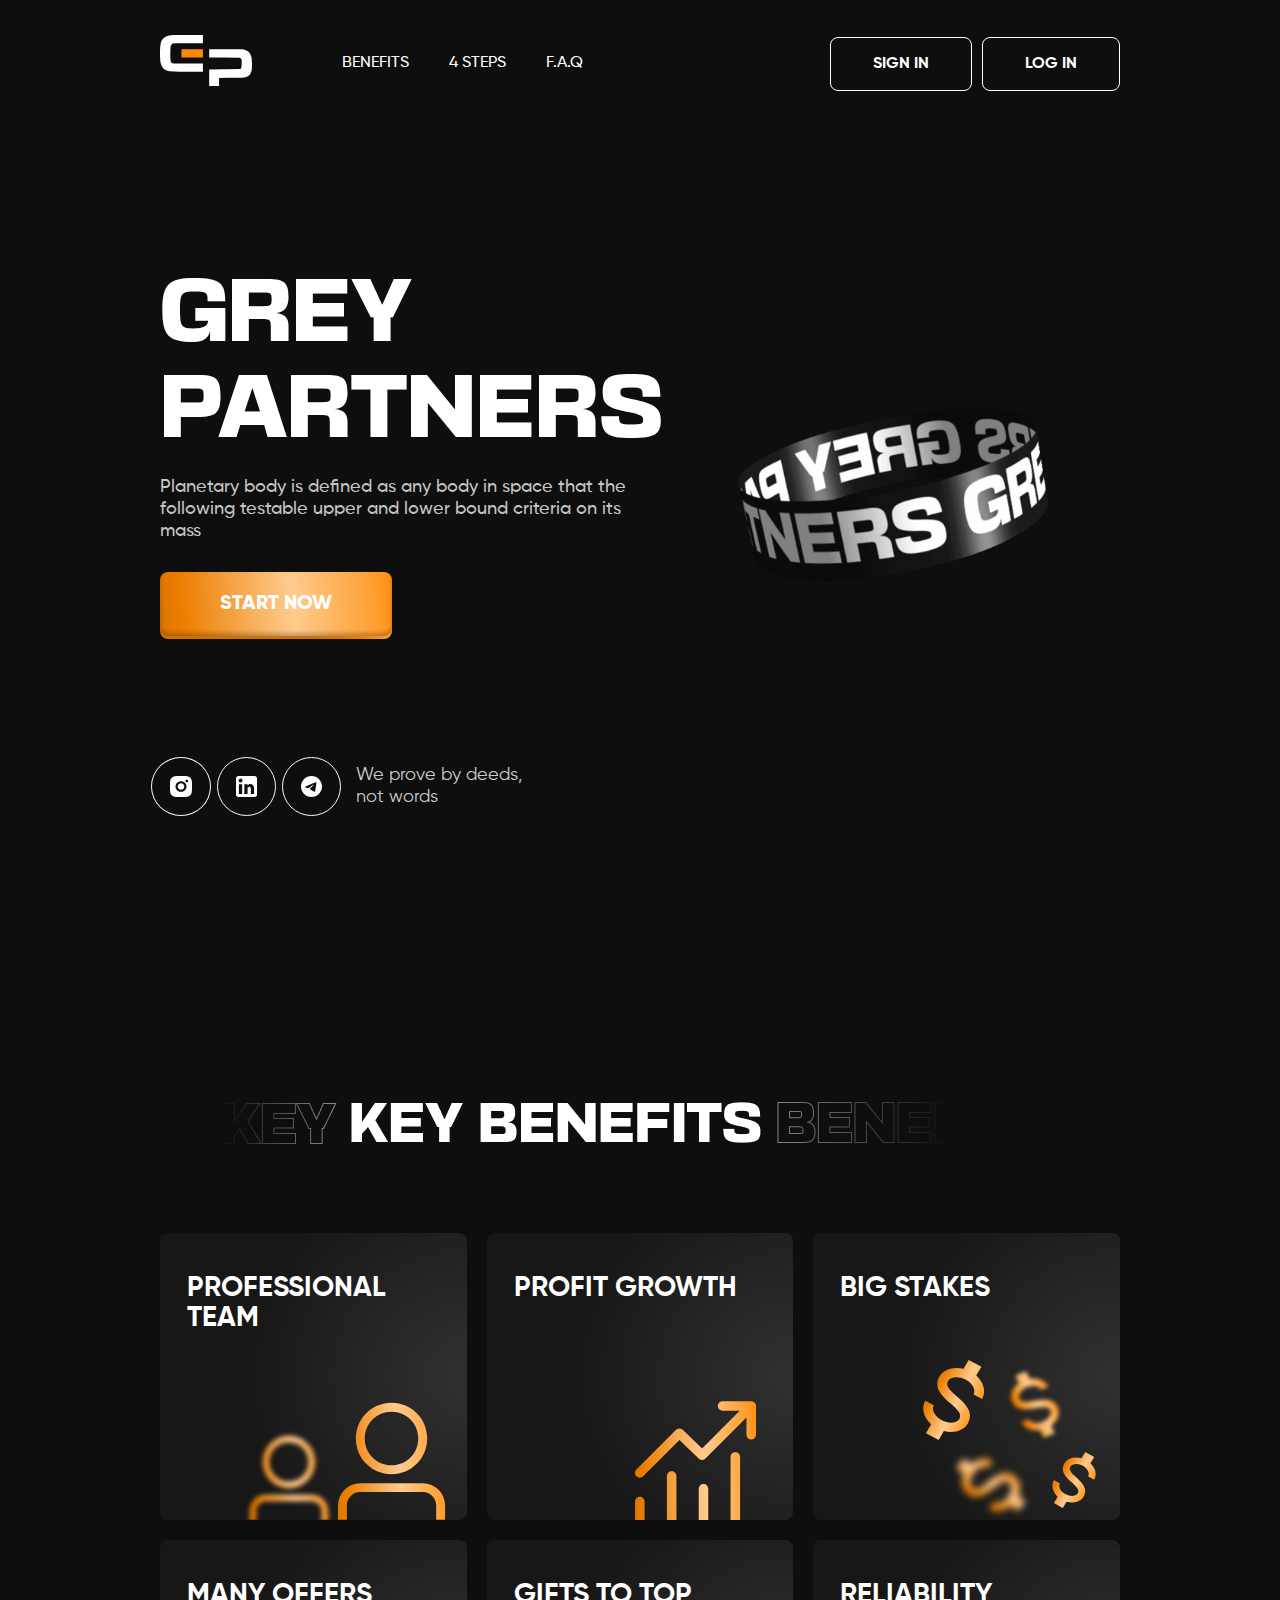
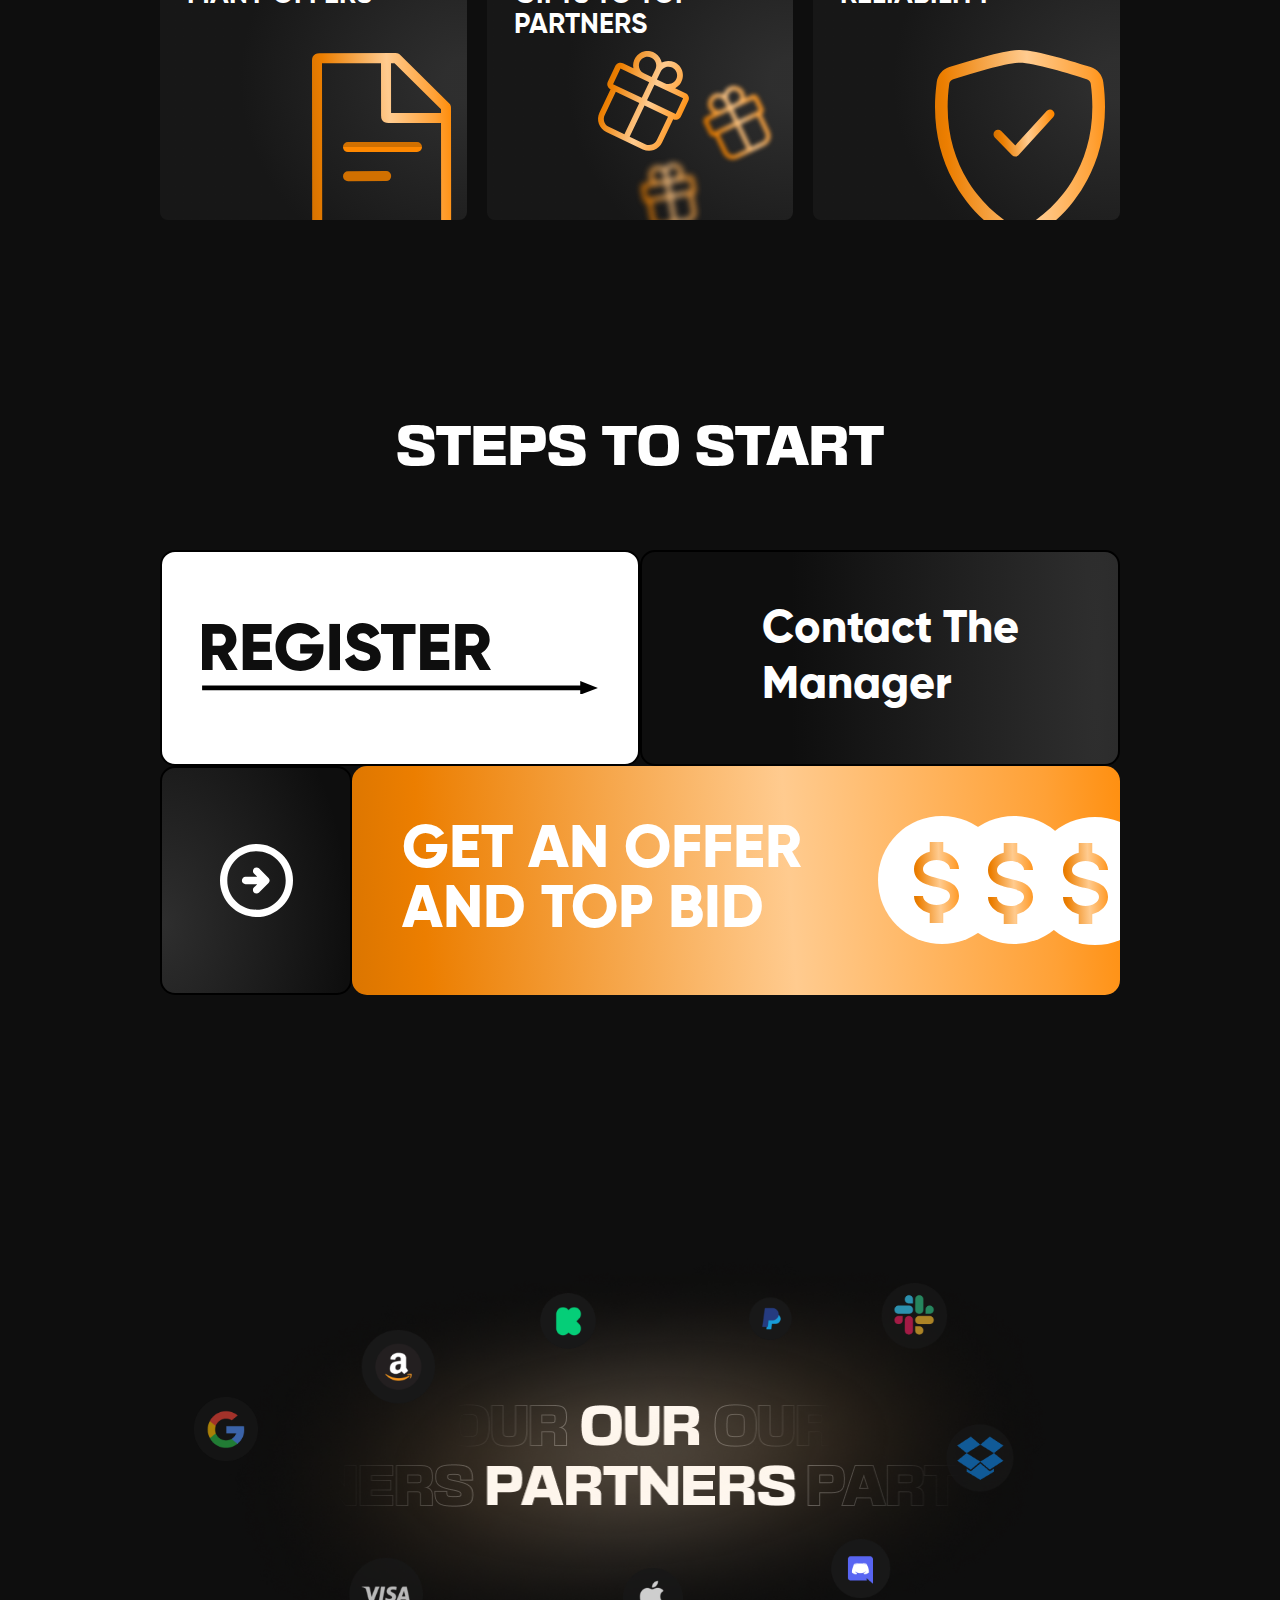
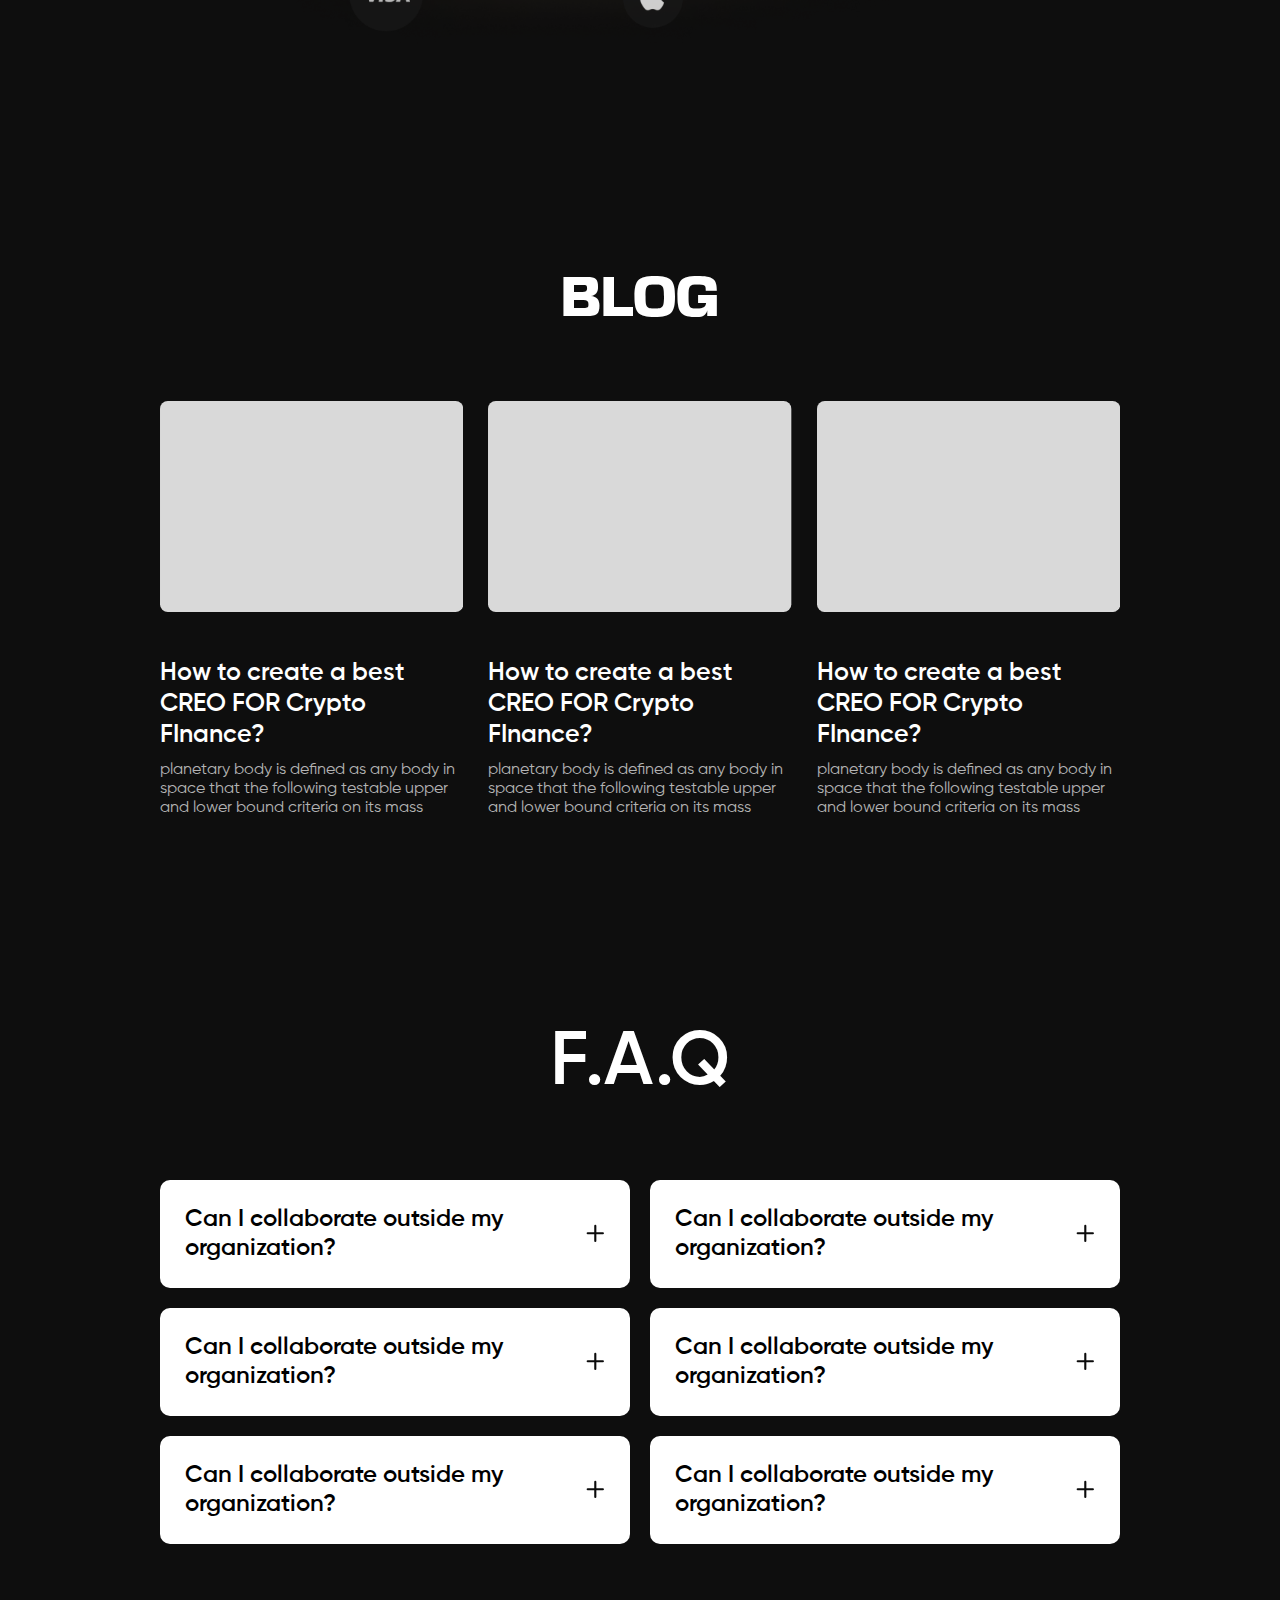
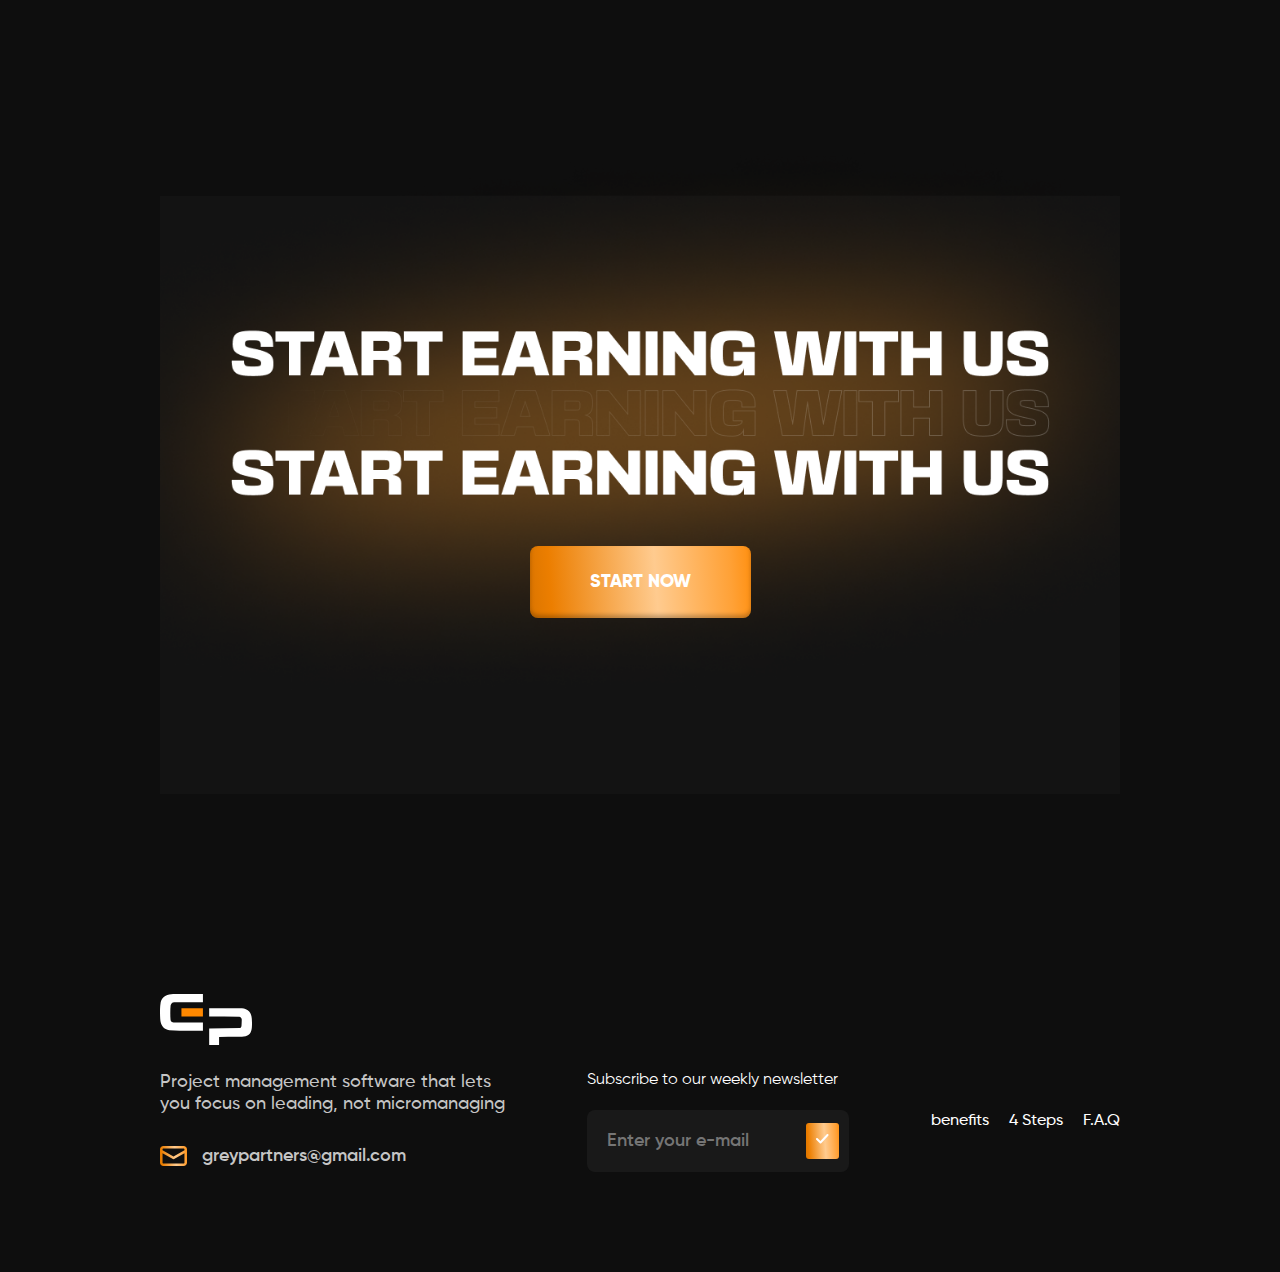
<file: index.html>
<!DOCTYPE html>
<html lang="en">

<head>
   <meta charset="UTF-8">
   <meta http-equiv="X-UA-Compatible" content="IE=edge">
   <meta name="viewport" content="width=device-width, initial-scale=1.0">
   <title>Grey Partners</title>

   <!-- CSS -->
   <link rel="stylesheet" href="./css/style.css">
</head>

<body>

   <!-- Header -->
   <header class="header">
      <div class="container header-container">
         <div class="header-item">
            <a href="/" class="header-logo">
               <img src="./img/Logo.svg" alt="Grey Partners Logo">
            </a>
            <nav class="header-nav">
               <ul class="header-list">
                  <li class="header-item">
                     <a href="#benefits" class="header-link">benefits</a>
                  </li>
                  <li class="header-item">
                     <a href="#4steps" class="header-link">4 Steps</a>
                  </li>
                  <li class="header-item">
                     <a href="#fqs" class="header-link">F.A.Q</a>
                  </li>
               </ul>
               <div class="header-img">
                  <img src="./img/burger-img.png" alt="Header Img">
               </div>
            </nav>

         </div>
         <div class="header-buttons">
            <a class="header-button">SIGN IN</a>
            <a class="header-button">LOG IN</a>
         </div>
         <div class="header__burger">
            <span></span>
            <span></span>
            <span></span>
         </div>

      </div>
   </header>


   <main>
      <section class="section global">
         <div class="global-container container">
            <div class="global-text">
               <h1>GREY <br> PARTNERS</h1>
               <h2>Planetary body is defined as any body in space that the following testable upper and lower bound
                  criteria on its mass </h2>
               <a href="#" class="main-button">start now</a>
               <div class="global-links">
                  <div class="global-link">
                     <a href=""><img src="./img/instagram.svg" alt="instagram"></a>
                     <a href=""><img src="./img/linkedIn.svg" alt="instagram"></a>
                     <a href=""><img src="./img/telegram.svg" alt="instagram"></a>
                  </div>
                  <p>We prove by deeds, <br> not words</p>
               </div>
            </div>
            <div class="global-video">
               <img src="./img/nikgif322.gif" alt="Main img">
            </div>
         </div>
      </section>
      <section class="section benefits" id="benefits">
         <div class="container text-benefits">
            <img src="./img/key-benefits.png" alt="Key Img">
         </div>
         <div class="container container-benefits">
            <div class="benefit-item">
               <h2>Professional team</h2>
               <svg width="363" height="246" viewBox="0 0 363 246" fill="none" xmlns="http://www.w3.org/2000/svg">
                  <mask id="mask0_12_182" style="mask-type:alpha" maskUnits="userSpaceOnUse" x="0" y="0" width="363"
                     height="246">
                     <rect width="363" height="245.095" rx="8" fill="#888888" />
                  </mask>
                  <g mask="url(#mask0_12_182)">
                     <g filter="url(#filter0_f_12_182)">
                        <path
                           d="M149.471 194.962C156.807 194.781 162.89 192.277 167.719 187.448C172.548 182.618 175.053 176.536 175.233 169.199C175.053 161.862 172.548 155.779 167.719 150.95C162.89 146.121 156.807 143.616 149.471 143.436C142.134 143.616 136.051 146.121 131.222 150.95C126.393 155.779 123.888 161.862 123.708 169.199C123.888 176.536 126.393 182.618 131.222 187.448C136.051 192.277 142.134 194.781 149.471 194.962ZM149.471 203.549C139.721 203.28 131.626 199.925 125.185 193.485C118.744 187.044 115.389 178.949 115.12 169.199C115.389 159.449 118.744 151.354 125.185 144.913C131.626 138.472 139.721 135.118 149.471 134.849C159.22 135.118 167.316 138.472 173.756 144.913C180.197 151.354 183.552 159.449 183.821 169.199C183.552 178.949 180.197 187.044 173.756 193.485C167.316 199.925 159.22 203.28 149.471 203.549ZM192.409 246.487V233.606C192.32 229.939 191.067 226.898 188.651 224.482C186.236 222.066 183.194 220.813 179.527 220.724H119.414C115.747 220.813 112.706 222.066 110.29 224.482C107.874 226.898 106.621 229.939 106.533 233.606V246.487C106.533 247.741 106.13 248.77 105.326 249.574C104.522 250.379 103.493 250.781 102.239 250.781C100.985 250.781 99.9559 250.379 99.1516 249.574C98.3472 248.77 97.945 247.741 97.945 246.487V233.606C98.1253 227.523 100.228 222.469 104.253 218.444C108.277 214.42 113.331 212.317 119.414 212.137H179.527C185.61 212.317 190.664 214.42 194.689 218.444C198.713 222.469 200.816 227.523 200.996 233.606V246.487C200.996 247.741 200.594 248.77 199.79 249.574C198.985 250.379 197.956 250.781 196.702 250.781C195.449 250.781 194.419 250.379 193.615 249.574C192.811 248.77 192.409 247.741 192.409 246.487Z"
                           fill="url(#paint0_linear_12_182)" />
                     </g>
                     <path
                        d="M284.087 173.609C294.101 173.363 302.403 169.944 308.994 163.353C315.585 156.762 319.004 148.46 319.25 138.446C319.004 128.432 315.585 120.13 308.994 113.539C302.403 106.948 294.101 103.529 284.087 103.283C274.073 103.529 265.771 106.948 259.18 113.539C252.589 120.13 249.17 128.432 248.924 138.446C249.17 148.46 252.589 156.762 259.18 163.353C265.771 169.944 274.073 173.363 284.087 173.609ZM284.087 185.33C270.78 184.962 259.731 180.383 250.94 171.593C242.15 162.802 237.571 151.753 237.203 138.446C237.571 125.139 242.15 114.09 250.94 105.299C259.731 96.5086 270.78 91.9296 284.087 91.5624C297.394 91.9296 308.443 96.5086 317.234 105.299C326.024 114.09 330.603 125.139 330.971 138.446C330.603 151.753 326.024 162.802 317.234 171.593C308.443 180.383 297.394 184.962 284.087 185.33ZM342.691 243.934V226.353C342.57 221.348 340.861 217.197 337.564 213.899C334.266 210.602 330.115 208.893 325.11 208.771H243.064C238.059 208.893 233.908 210.602 230.61 213.899C227.313 217.197 225.604 221.348 225.482 226.353V243.934C225.482 245.645 224.933 247.05 223.836 248.148C222.738 249.246 221.333 249.795 219.622 249.795C217.911 249.795 216.506 249.246 215.408 248.148C214.31 247.05 213.762 245.645 213.762 243.934V226.353C214.008 218.051 216.877 211.153 222.371 205.66C227.864 200.166 234.761 197.297 243.064 197.051H325.11C333.412 197.297 340.31 200.166 345.803 205.66C351.297 211.153 354.166 218.051 354.412 226.353V243.934C354.412 245.645 353.863 247.05 352.766 248.148C351.668 249.246 350.263 249.795 348.552 249.795C346.841 249.795 345.436 249.246 344.338 248.148C343.24 247.05 342.691 245.645 342.691 243.934Z"
                        fill="url(#paint1_linear_12_182)" />
                  </g>
                  <defs>
                     <filter id="filter0_f_12_182" x="90.945" y="127.849" width="117.051" height="129.932"
                        filterUnits="userSpaceOnUse" color-interpolation-filters="sRGB">
                        <feFlood flood-opacity="0" result="BackgroundImageFix" />
                        <feBlend mode="normal" in="SourceGraphic" in2="BackgroundImageFix" result="shape" />
                        <feGaussianBlur stdDeviation="3.5" result="effect1_foregroundBlur_12_182" />
                     </filter>
                     <linearGradient id="paint0_linear_12_182" x1="205.775" y1="134.849" x2="75.637" y2="142.886"
                        gradientUnits="userSpaceOnUse">
                        <stop stop-color="#FF8800" />
                        <stop offset="0.119792" stop-color="#FFA136" />
                        <stop offset="0.401042" stop-color="#FFCB8F" />
                        <stop offset="0.796875" stop-color="#EC7E00" />
                        <stop offset="0.932292" stop-color="#D17000" />
                     </linearGradient>
                     <linearGradient id="paint1_linear_12_182" x1="360.935" y1="91.5624" x2="183.314" y2="102.532"
                        gradientUnits="userSpaceOnUse">
                        <stop stop-color="#FF8800" />
                        <stop offset="0.119792" stop-color="#FFA136" />
                        <stop offset="0.401042" stop-color="#FFCB8F" />
                        <stop offset="0.796875" stop-color="#EC7E00" />
                        <stop offset="0.932292" stop-color="#D17000" />
                     </linearGradient>
                  </defs>
               </svg>

            </div>
            <div class="benefit-item">
               <h2>profit growth</h2>
               <svg width="391" height="264" viewBox="0 0 391 264" fill="none" xmlns="http://www.w3.org/2000/svg">
                  <mask id="mask0_12_194" style="mask-type:alpha" maskUnits="userSpaceOnUse" x="0" y="0" width="391"
                     height="264">
                     <rect width="391" height="264" rx="8" fill="#303030" />
                  </mask>
                  <g mask="url(#mask0_12_194)">
                     <path
                        d="M311.744 95H352.727L353.627 95.126L354.518 95.378L355.058 95.612C355.778 95.918 356.435 96.377 357.029 96.962L357.389 97.358L357.785 97.871L358.271 98.681L358.622 99.491L358.793 100.067L358.919 100.643L359 101.498V142.286C358.999 143.996 358.35 145.642 357.182 146.892C356.015 148.142 354.417 148.902 352.71 149.018C351.004 149.135 349.318 148.599 347.991 147.52C346.664 146.441 345.797 144.898 345.564 143.204L345.501 142.286V118.031L287.544 175.991C286.401 177.134 284.886 177.829 283.274 177.95C281.662 178.07 280.061 177.608 278.76 176.648L278.005 176L250.736 149.81L199.529 201.011C198.325 202.219 196.708 202.926 195.003 202.99C193.299 203.054 191.633 202.47 190.342 201.356C189.05 200.243 188.228 198.681 188.041 196.986C187.854 195.29 188.315 193.587 189.332 192.218L189.989 191.462L245.966 135.482C247.11 134.34 248.626 133.647 250.238 133.528C251.85 133.409 253.451 133.872 254.75 134.834L255.506 135.482L282.774 161.672L335.943 108.5H311.735C310.105 108.498 308.531 107.906 307.304 106.834C306.077 105.762 305.279 104.282 305.057 102.668L304.994 101.75C304.994 100.119 305.585 98.5429 306.657 97.3136C307.729 96.0843 309.21 95.2848 310.826 95.063L311.744 95ZM194.759 230C196.549 230 198.266 230.711 199.532 231.977C200.798 233.243 201.509 234.96 201.509 236.75V268.25C201.509 270.04 200.798 271.757 199.532 273.023C198.266 274.289 196.549 275 194.759 275C192.969 275 191.252 274.289 189.986 273.023C188.721 271.757 188.01 270.04 188.01 268.25V236.75C188.01 234.96 188.721 233.243 189.986 231.977C191.252 230.711 192.969 230 194.759 230ZM246.506 200.75C246.506 198.96 245.795 197.243 244.529 195.977C243.264 194.711 241.547 194 239.757 194C237.967 194 236.25 194.711 234.984 195.977C233.718 197.243 233.007 198.96 233.007 200.75V268.25C233.007 270.04 233.718 271.757 234.984 273.023C236.25 274.289 237.967 275 239.757 275C241.547 275 243.264 274.289 244.529 273.023C245.795 271.757 246.506 270.04 246.506 268.25V200.75ZM284.754 212C286.544 212 288.261 212.711 289.527 213.977C290.793 215.243 291.504 216.96 291.504 218.75V268.25C291.504 270.04 290.793 271.757 289.527 273.023C288.261 274.289 286.544 275 284.754 275C282.964 275 281.247 274.289 279.981 273.023C278.716 271.757 278.005 270.04 278.005 268.25V218.75C278.005 216.96 278.716 215.243 279.981 213.977C281.247 212.711 282.964 212 284.754 212ZM336.501 173.75C336.501 171.96 335.79 170.243 334.524 168.977C333.259 167.711 331.542 167 329.752 167C327.962 167 326.245 167.711 324.979 168.977C323.713 170.243 323.002 171.96 323.002 173.75V268.25C323.002 270.04 323.713 271.757 324.979 273.023C326.245 274.289 327.962 275 329.752 275C331.542 275 333.259 274.289 334.524 273.023C335.79 271.757 336.501 270.04 336.501 268.25V173.75Z"
                        fill="url(#paint0_linear_12_194)" />
                  </g>
                  <defs>
                     <linearGradient id="paint0_linear_12_194" x1="366.929" y1="95" x2="151.099" y2="109.246"
                        gradientUnits="userSpaceOnUse">
                        <stop stop-color="#FF8800" />
                        <stop offset="0.119792" stop-color="#FFA136" />
                        <stop offset="0.401042" stop-color="#FFCB8F" />
                        <stop offset="0.796875" stop-color="#EC7E00" />
                        <stop offset="0.932292" stop-color="#D17000" />
                     </linearGradient>
                  </defs>
               </svg>

            </div>
            <div class="benefit-item">
               <h2>big stakes</h2>
               <svg width="194" height="168" viewBox="0 0 194 168" fill="none" xmlns="http://www.w3.org/2000/svg">
                  <path
                     d="M14.2511 48.7982L22.7773 53.3295C20.2121 57.7213 23.8674 64.5665 30.8162 68.2595C37.765 71.9526 45.7907 71.3153 48.3559 66.9235C50.9686 62.4503 47.485 58.4674 39.3651 51.3277C31.5862 44.3692 21.8993 35.704 28.5023 24.3991C32.7539 17.12 42.6309 14.2695 52.4963 16.7948L57.6742 7.92983L70.4635 14.7268L65.2856 23.5918C72.7283 30.2651 75.3848 39.7767 71.1332 47.0557L62.607 42.5244C65.1722 38.1326 61.5169 31.2874 54.5681 27.5944C47.6193 23.9013 39.5937 24.5386 37.0285 28.9304C34.4158 33.4036 37.8993 37.3865 46.0192 44.5262C53.7981 51.4847 63.4851 60.1499 56.882 71.4548C52.6304 78.7339 42.7534 81.5845 32.888 79.0591L27.7101 87.9241L14.9208 81.1271L20.0987 72.2621C12.656 65.5888 9.99956 56.0772 14.2511 48.7982Z"
                     fill="url(#paint0_linear_206_2)" />
                  <g filter="url(#filter0_f_206_2)">
                     <path
                        d="M110.646 70.2861L117.853 67.2867C119.551 70.9991 125.934 72.107 131.808 69.6625C137.682 67.2181 141.172 62.0011 139.474 58.2888C137.745 54.5076 133.368 54.6923 124.607 56.1698C116.134 57.5272 105.583 59.2177 101.213 49.6617C98.3987 43.5088 101.306 36.0794 107.82 31.282L104.392 23.7885L115.203 19.2895L118.63 26.7831C126.747 25.4918 134.434 28.5121 137.248 34.6651L130.041 37.6644C128.343 33.952 121.96 32.8442 116.086 35.2886C110.213 37.7331 106.722 42.95 108.42 46.6624C110.149 50.4435 114.526 50.2588 123.287 48.7814C131.76 47.4239 142.311 45.7335 146.681 55.2894C149.496 61.4424 146.588 68.8717 140.075 73.6691L143.502 81.1626L132.691 85.6616L129.264 78.1681C121.147 79.4593 113.46 76.439 110.646 70.2861Z"
                        fill="url(#paint1_linear_206_2)" />
                  </g>
                  <path
                     d="M142.975 128.095L148.905 131.434C147.015 134.488 149.467 139.377 154.3 142.098C159.133 144.819 164.805 144.504 166.695 141.45C168.62 138.338 166.237 135.471 160.641 130.299C155.283 125.262 148.61 118.988 153.475 111.125C156.607 106.062 163.626 104.217 170.538 106.164L174.353 99.9978L183.248 105.006L179.433 111.171C184.559 116.003 186.258 122.756 183.125 127.818L177.195 124.48C179.085 121.425 176.633 116.536 171.8 113.815C166.967 111.094 161.295 111.409 159.405 114.464C157.48 117.575 159.864 120.442 165.459 125.614C170.818 130.652 177.49 136.925 172.625 144.788C169.493 149.851 162.474 151.696 155.563 149.75L151.748 155.916L142.852 150.908L146.667 144.742C141.541 139.911 139.842 133.158 142.975 128.095Z"
                     fill="url(#paint2_linear_206_2)" />
                  <g filter="url(#filter1_f_206_2)">
                     <path
                        d="M77.7715 156.501L82.7696 149.918C86.4961 152.493 93.0943 150.176 97.1678 144.812C101.241 139.447 101.491 132.744 97.764 130.17C93.9685 127.548 89.9893 130.017 82.6626 135.995C75.5358 141.709 66.6609 148.825 57.0686 142.198C50.8922 137.931 49.3211 129.469 52.6345 121.572L45.1124 116.375L52.6096 106.501L60.1317 111.698C66.9645 106.232 75.8829 105.017 82.0593 109.284L77.0611 115.867C73.3346 113.292 66.7364 115.608 62.663 120.973C58.5895 126.338 58.3402 133.04 62.0667 135.615C65.8623 138.237 69.8415 135.768 77.1682 129.79C84.295 124.076 93.1698 116.96 102.762 123.587C108.939 127.854 110.51 136.316 107.196 144.213L114.718 149.41L107.221 159.284L99.6991 154.087C92.8662 159.553 83.9479 160.768 77.7715 156.501Z"
                        fill="url(#paint3_linear_206_2)" />
                  </g>
                  <defs>
                     <filter id="filter0_f_206_2" x="96.1409" y="15.2896" width="55.6124" height="74.3721"
                        filterUnits="userSpaceOnUse" color-interpolation-filters="sRGB">
                        <feFlood flood-opacity="0" result="BackgroundImageFix" />
                        <feBlend mode="normal" in="SourceGraphic" in2="BackgroundImageFix" result="shape" />
                        <feGaussianBlur stdDeviation="2" result="effect1_foregroundBlur_206_2" />
                     </filter>
                     <filter id="filter1_f_206_2" x="38.1124" y="99.5009" width="83.6059" height="66.7831"
                        filterUnits="userSpaceOnUse" color-interpolation-filters="sRGB">
                        <feFlood flood-opacity="0" result="BackgroundImageFix" />
                        <feBlend mode="normal" in="SourceGraphic" in2="BackgroundImageFix" result="shape" />
                        <feGaussianBlur stdDeviation="3.5" result="effect1_foregroundBlur_206_2" />
                     </filter>
                     <linearGradient id="paint0_linear_206_2" x1="87.3611" y1="23.7073" x2="33.3355" y2="-5.04377"
                        gradientUnits="userSpaceOnUse">
                        <stop stop-color="#FF8800" />
                        <stop offset="0.119792" stop-color="#FFA136" />
                        <stop offset="0.401042" stop-color="#FFCB8F" />
                        <stop offset="0.796875" stop-color="#EC7E00" />
                        <stop offset="0.932292" stop-color="#D17000" />
                     </linearGradient>
                     <linearGradient id="paint1_linear_206_2" x1="129.486" y1="13.3453" x2="85.4662" y2="35.6355"
                        gradientUnits="userSpaceOnUse">
                        <stop stop-color="#FF8800" />
                        <stop offset="0.119792" stop-color="#FFA136" />
                        <stop offset="0.401042" stop-color="#FFCB8F" />
                        <stop offset="0.796875" stop-color="#EC7E00" />
                        <stop offset="0.932292" stop-color="#D17000" />
                     </linearGradient>
                     <linearGradient id="paint2_linear_206_2" x1="195" y1="111.622" x2="157.452" y2="90.3927"
                        gradientUnits="userSpaceOnUse">
                        <stop stop-color="#FF8800" />
                        <stop offset="0.119792" stop-color="#FFA136" />
                        <stop offset="0.401042" stop-color="#FFCB8F" />
                        <stop offset="0.796875" stop-color="#EC7E00" />
                        <stop offset="0.932292" stop-color="#D17000" />
                     </linearGradient>
                     <linearGradient id="paint3_linear_206_2" x1="62.5152" y1="93.4548" x2="34.489" y2="137.503"
                        gradientUnits="userSpaceOnUse">
                        <stop stop-color="#FF8800" />
                        <stop offset="0.119792" stop-color="#FFA136" />
                        <stop offset="0.401042" stop-color="#FFCB8F" />
                        <stop offset="0.796875" stop-color="#EC7E00" />
                        <stop offset="0.932292" stop-color="#D17000" />
                     </linearGradient>
                  </defs>
               </svg>

            </div>
            <div class="benefit-item">
               <h2>Many offers</h2>
               <svg width="140" height="167" viewBox="0 0 140 167" fill="none" xmlns="http://www.w3.org/2000/svg">
                  <path d="M35.9867 94.1129L104.998 94.0247" stroke="url(#paint0_linear_12_205)" stroke-width="10"
                     stroke-linecap="round" />
                  <path d="M36.0236 123.17L74.1612 123.121" stroke="url(#paint1_linear_12_205)" stroke-width="10"
                     stroke-linecap="round" />
                  <path
                     d="M74.0107 5.07663L74.0842 62.6071C74.0852 63.4472 74.0858 63.8672 74.2497 64.1878C74.3938 64.4699 74.6236 64.6991 74.906 64.8425C75.2271 65.0056 75.6471 65.0051 76.4872 65.004L134.018 64.9305M133.292 53.4375L85.0507 5.7577C84.7914 5.50142 84.6618 5.37327 84.5109 5.28173C84.3771 5.20057 84.2314 5.14084 84.0792 5.10471C83.9074 5.06397 83.7251 5.0642 83.3606 5.06467L7.39978 5.16173C6.5597 5.1628 6.13966 5.16334 5.81901 5.32724C5.53695 5.47141 5.30777 5.70117 5.16432 5.9836C5.00124 6.30468 5.00178 6.72471 5.00285 7.56479L5.21021 169.844C5.21128 170.684 5.21182 171.104 5.37572 171.424C5.51989 171.706 5.74965 171.936 6.03208 172.079C6.35316 172.242 6.77319 172.242 7.61327 172.241L131.755 172.082C132.595 172.081 133.015 172.08 133.335 171.916C133.617 171.772 133.847 171.542 133.99 171.26C134.153 170.939 134.153 170.519 134.151 169.679L134.005 55.1414C134.005 54.7722 134.004 54.5876 133.962 54.4141C133.925 54.2602 133.863 54.1133 133.78 53.9787C133.686 53.8268 133.555 53.697 133.292 53.4375Z"
                     stroke="url(#paint2_linear_12_205)" stroke-width="10" />
                  <defs>
                     <linearGradient id="paint0_linear_12_205" x1="108.198" y1="94.0207" x2="108.198" y2="94.0205"
                        gradientUnits="userSpaceOnUse">
                        <stop stop-color="#FF8800" />
                        <stop offset="0.119792" stop-color="#FFA136" />
                        <stop offset="0.401042" stop-color="#FFCB8F" />
                        <stop offset="0.796875" stop-color="#EC7E00" />
                        <stop offset="0.932292" stop-color="#D17000" />
                     </linearGradient>
                     <linearGradient id="paint1_linear_12_205" x1="75.9297" y1="123.119" x2="75.9297" y2="123.119"
                        gradientUnits="userSpaceOnUse">
                        <stop stop-color="#FF8800" />
                        <stop offset="0.119792" stop-color="#FFA136" />
                        <stop offset="0.401042" stop-color="#FFCB8F" />
                        <stop offset="0.796875" stop-color="#EC7E00" />
                        <stop offset="0.932292" stop-color="#D17000" />
                     </linearGradient>
                     <linearGradient id="paint2_linear_12_205" x1="140.14" y1="5.06462" x2="-23.1066" y2="13.8268"
                        gradientUnits="userSpaceOnUse">
                        <stop stop-color="#FF8800" />
                        <stop offset="0.119792" stop-color="#FFA136" />
                        <stop offset="0.401042" stop-color="#FFCB8F" />
                        <stop offset="0.796875" stop-color="#EC7E00" />
                        <stop offset="0.932292" stop-color="#D17000" />
                     </linearGradient>
                  </defs>
               </svg>

            </div>
            <div class="benefit-item">
               <h2>gifts to top <br> partners</h2>
               <svg width="190" height="180" viewBox="0 0 190 180" fill="none" xmlns="http://www.w3.org/2000/svg">
                  <path
                     d="M86.6474 22.3661C89.0733 23.5196 91.1308 25.3241 92.5892 27.5773C94.0477 29.8304 94.8494 32.4431 94.9045 35.1224C94.9596 37.8018 94.2658 40.4417 92.9011 42.7464C91.5364 45.051 89.5546 46.9291 87.178 48.1702L97.6251 53.1352C99.0102 53.7943 100.077 54.975 100.592 56.4176C101.107 57.8602 101.027 59.4465 100.37 60.8275L92.9359 76.4489C92.2787 77.8299 91.0982 78.8926 89.6541 79.403C88.2101 79.9135 86.6207 79.83 85.2356 79.1709L74.0851 102.603C72.4421 106.056 69.491 108.712 65.8808 109.988C62.2706 111.265 58.2971 111.056 54.8345 109.408L18.2782 92.0123C14.8156 90.3645 12.1475 87.4127 10.8608 83.8063C9.57407 80.1998 9.77421 76.2341 11.4172 72.7816L22.5677 49.3494C21.1827 48.6903 20.1154 47.5096 19.6007 46.0671C19.086 44.6245 19.1661 43.0382 19.8233 41.6572L27.257 26.0357C27.9142 24.6547 29.0946 23.5921 30.5387 23.0816C31.9828 22.5711 33.5722 22.6546 34.9572 23.3137L45.3994 28.2892C45.0215 26.432 45.0136 24.5196 45.3761 22.6611C45.7387 20.8025 46.4646 19.0343 47.5124 17.4573C48.5602 15.8804 49.9093 14.5255 51.4829 13.4702C53.0564 12.4149 54.8235 11.6797 56.6832 11.3067C58.5429 10.9337 60.4588 10.9301 62.3216 11.2962C64.1844 11.6623 65.9575 12.3909 67.5397 13.4403C69.122 14.4897 70.4823 15.8395 71.5432 17.4126C72.604 18.9856 73.3445 20.7511 73.7224 22.6082C75.7064 21.5646 77.9084 20.9992 80.1527 20.9571C82.3969 20.9151 84.621 21.3976 86.6474 22.3661ZM51.2905 63.0176L27.79 51.8346L16.6395 75.2667C15.6537 77.3382 15.5336 79.7177 16.3057 81.8815C17.0777 84.0454 18.6786 85.8165 20.7561 86.8051L36.4231 94.2605L51.2905 63.0176ZM80.0133 76.6858L56.5128 65.5027L41.6454 96.7456L57.3124 104.201C59.39 105.19 61.7741 105.315 63.9402 104.549C66.1063 103.783 67.877 102.189 68.8628 100.118L80.0133 76.6858ZM61.2021 42.189L32.4793 28.5209L25.0456 44.1423L53.7684 57.8105L61.2021 42.189ZM95.1472 58.3424L66.4244 44.6742L58.9907 60.2956L87.7135 73.9638L95.1472 58.3424ZM84.1695 27.5733C82.0919 26.5846 79.7079 26.4594 77.5418 27.2251C75.3756 27.9908 73.6049 29.5848 72.6192 31.6563L68.9023 39.467L76.7358 43.1947C78.8134 44.1834 81.1975 44.3086 83.3636 43.5429C85.5297 42.7772 87.3004 41.1832 88.2862 39.1117C89.2719 37.0401 89.392 34.6607 88.62 32.4969C87.848 30.333 86.2471 28.5619 84.1695 27.5733ZM63.2802 17.6328C61.268 16.6765 58.9661 16.5287 56.8514 17.2201C54.7368 17.9115 52.9715 19.389 51.9214 21.3466C50.8713 23.3042 50.6169 25.5916 51.2108 27.7351C51.8048 29.8785 53.2016 31.7135 55.1118 32.8599L55.8465 33.2542L63.68 36.9819L67.3968 29.1712L67.7171 28.404C68.4499 26.3823 68.4014 24.159 67.5811 22.1676C66.7608 20.1762 65.2275 18.5595 63.2802 17.6328Z"
                     fill="url(#paint0_linear_206_3)" />
                  <g filter="url(#filter0_f_206_3)">
                     <path
                        d="M141.519 47.1149C143.3 46.2677 145.281 45.9319 147.241 46.1453C149.2 46.3587 151.06 47.1128 152.611 48.323C154.163 49.5332 155.345 51.1516 156.025 52.9969C156.706 54.8421 156.857 56.8412 156.463 58.77L164.132 55.1203C165.149 54.6368 166.316 54.576 167.376 54.9514C168.436 55.3267 169.303 56.1074 169.785 57.1216L175.238 68.5945C175.72 69.6088 175.778 70.7736 175.4 71.8327C175.021 72.8917 174.237 73.7583 173.22 74.2418L181.399 91.4512C182.605 93.9869 182.75 96.8988 181.804 99.5465C180.858 102.194 178.898 104.361 176.355 105.569L149.507 118.33C146.964 119.539 144.046 119.691 141.396 118.752C138.745 117.814 136.579 115.862 135.374 113.327L127.194 96.1173C126.177 96.6008 125.01 96.6616 123.95 96.2862C122.89 95.9109 122.023 95.1302 121.541 94.116L116.088 82.643C115.606 81.6288 115.548 80.464 115.926 79.4049C116.305 78.3458 117.089 77.4793 118.106 76.9958L125.779 73.3537C124.546 72.7083 123.453 71.8266 122.562 70.7589C121.672 69.6912 121.001 68.4584 120.588 67.1308C120.176 65.8032 120.029 64.407 120.157 63.0217C120.285 61.6364 120.685 60.2892 121.335 59.0571C121.984 57.825 122.87 56.7321 123.942 55.8407C125.013 54.9493 126.25 54.277 127.581 53.8621C128.912 53.4472 130.311 53.2978 131.698 53.4225C133.086 53.5472 134.435 53.9436 135.668 54.5889C135.993 52.9753 136.691 51.459 137.707 50.1612C138.723 48.8635 140.028 47.8202 141.519 47.1149ZM148.289 86.091L131.03 94.2944L139.209 111.504C139.932 113.025 141.232 114.196 142.822 114.759C144.413 115.322 146.163 115.231 147.689 114.506L159.195 109.037L148.289 86.091ZM169.384 76.0648L152.125 84.2681L163.031 107.214L174.537 101.745C176.063 101.02 177.239 99.7199 177.807 98.1313C178.374 96.5427 178.287 94.7956 177.564 93.2742L169.384 76.0648ZM141.019 70.7938L119.924 80.8201L125.377 92.293L146.472 82.2667L141.019 70.7938ZM165.949 58.9446L144.854 68.9709L150.307 80.4438L171.402 70.4175L165.949 58.9446ZM143.337 50.9392C141.811 51.6644 140.635 52.9643 140.067 54.5529C139.5 56.1415 139.587 57.8887 140.31 59.4101L143.037 65.1465L148.79 62.4121C150.316 61.6869 151.492 60.387 152.059 58.7984C152.627 57.2098 152.54 55.4626 151.816 53.9412C151.093 52.4198 149.794 51.2488 148.203 50.6858C146.613 50.1228 144.863 50.214 143.337 50.9392ZM127.995 58.231C126.518 58.934 125.367 60.1766 124.781 61.7015C124.195 63.2263 124.218 64.9165 124.847 66.4217C125.475 67.927 126.66 69.1319 128.156 69.7868C129.652 70.4417 131.345 70.4965 132.883 69.9397L133.448 69.7039L139.201 66.9695L136.475 61.233L136.186 60.6951C135.374 59.3409 134.085 58.3383 132.571 57.8827C131.057 57.4272 129.425 57.5513 127.995 58.231Z"
                        fill="url(#paint1_linear_206_3)" />
                  </g>
                  <g filter="url(#filter1_f_206_3)">
                     <path
                        d="M83.6349 123.416C85.3705 123.098 87.1601 123.269 88.803 123.908C90.446 124.548 91.8772 125.632 92.9363 127.038C93.9954 128.444 94.6404 130.117 94.7991 131.87C94.9578 133.622 94.6239 135.384 93.8348 136.959L101.308 135.589C102.3 135.407 103.322 135.626 104.151 136.197C104.979 136.768 105.546 137.643 105.727 138.632L107.77 149.811C107.951 150.799 107.731 151.819 107.158 152.646C106.584 153.473 105.706 154.039 104.714 154.22L107.78 170.989C108.232 173.46 107.68 176.009 106.248 178.076C104.815 180.144 102.618 181.56 100.14 182.013L73.9794 186.795C71.5015 187.248 68.9456 186.701 66.8741 185.274C64.8026 183.847 63.385 181.658 62.9334 179.187L59.868 162.418C58.8768 162.6 57.8545 162.381 57.0259 161.81C56.1973 161.239 55.6303 160.364 55.4496 159.375L53.406 148.196C53.2253 147.208 53.4458 146.188 54.0189 145.361C54.592 144.534 55.4708 143.968 56.462 143.787L63.9371 142.424C63.022 141.58 62.2828 140.564 61.7617 139.435C61.2405 138.305 60.9476 137.084 60.8998 135.842C60.8519 134.599 61.0499 133.358 61.4826 132.192C61.9153 131.025 62.5741 129.954 63.4215 129.04C64.2689 128.127 65.2882 127.389 66.4212 126.868C67.5543 126.347 68.7789 126.054 70.0251 126.004C71.2714 125.955 72.5148 126.152 73.6845 126.582C74.8542 127.012 75.9273 127.668 76.8423 128.512C77.4982 127.194 78.454 126.046 79.6334 125.161C80.8128 124.277 82.1831 123.679 83.6349 123.416ZM80.4226 158.661L63.6052 161.735L66.6706 178.504C66.9416 179.986 67.7921 181.3 69.035 182.156C70.2779 183.012 71.8114 183.34 73.2982 183.069L84.5098 181.019L80.4226 158.661ZM100.977 154.903L84.1598 157.978L88.247 180.336L99.4586 178.286C100.945 178.015 102.264 177.165 103.123 175.925C103.983 174.684 104.314 173.154 104.043 171.672L100.977 154.903ZM77.6978 143.756L57.1432 147.513L59.1868 158.692L79.7414 154.935L77.6978 143.756ZM101.99 139.315L81.435 143.072L83.4786 154.251L104.033 150.494L101.99 139.315ZM84.3161 127.142C82.8293 127.414 81.5111 128.264 80.6514 129.504C79.7918 130.744 79.4611 132.274 79.7321 133.757L80.7538 139.346L86.3597 138.321C87.8464 138.05 89.1646 137.2 90.0243 135.96C90.884 134.719 91.2147 133.189 90.9437 131.707C90.6727 130.225 89.8222 128.911 88.5792 128.055C87.3363 127.199 85.8028 126.87 84.3161 127.142ZM69.3672 129.875C67.9277 130.139 66.6446 130.945 65.7838 132.126C64.923 133.307 64.5504 134.773 64.7434 136.219C64.9363 137.665 65.6799 138.982 66.8201 139.895C67.9603 140.809 69.4097 141.25 70.8679 141.126L71.4108 141.054L77.0166 140.029L75.9948 134.44L75.8706 133.908C75.484 132.549 74.6037 131.384 73.4013 130.638C72.199 129.892 70.7608 129.62 69.3672 129.875Z"
                        fill="url(#paint2_linear_206_3)" />
                  </g>
                  <defs>
                     <filter id="filter0_f_206_3" x="111.679" y="42.0829" width="74.7422" height="81.2778"
                        filterUnits="userSpaceOnUse" color-interpolation-filters="sRGB">
                        <feFlood flood-opacity="0" result="BackgroundImageFix" />
                        <feBlend mode="normal" in="SourceGraphic" in2="BackgroundImageFix" result="shape" />
                        <feGaussianBlur stdDeviation="2" result="effect1_foregroundBlur_206_3" />
                     </filter>
                     <filter id="filter1_f_206_3" x="47.3444" y="117.26" width="66.5895" height="75.6901"
                        filterUnits="userSpaceOnUse" color-interpolation-filters="sRGB">
                        <feFlood flood-opacity="0" result="BackgroundImageFix" />
                        <feBlend mode="normal" in="SourceGraphic" in2="BackgroundImageFix" result="shape" />
                        <feGaussianBlur stdDeviation="3" result="effect1_foregroundBlur_206_3" />
                     </filter>
                     <linearGradient id="paint0_linear_206_3" x1="116.149" y1="36.4051" x2="21.1314" y2="-1.90573"
                        gradientUnits="userSpaceOnUse">
                        <stop stop-color="#FF8800" />
                        <stop offset="0.119792" stop-color="#FFA136" />
                        <stop offset="0.401042" stop-color="#FFCB8F" />
                        <stop offset="0.796875" stop-color="#EC7E00" />
                        <stop offset="0.932292" stop-color="#D17000" />
                     </linearGradient>
                     <linearGradient id="paint1_linear_206_3" x1="163.186" y1="36.8166" x2="97.3348" y2="73.1842"
                        gradientUnits="userSpaceOnUse">
                        <stop stop-color="#FF8800" />
                        <stop offset="0.119792" stop-color="#FFA136" />
                        <stop offset="0.401042" stop-color="#FFCB8F" />
                        <stop offset="0.796875" stop-color="#EC7E00" />
                        <stop offset="0.932292" stop-color="#D17000" />
                     </linearGradient>
                     <linearGradient id="paint2_linear_206_3" x1="104.747" y1="119.556" x2="39.404" y2="135.665"
                        gradientUnits="userSpaceOnUse">
                        <stop stop-color="#FF8800" />
                        <stop offset="0.119792" stop-color="#FFA136" />
                        <stop offset="0.401042" stop-color="#FFCB8F" />
                        <stop offset="0.796875" stop-color="#EC7E00" />
                        <stop offset="0.932292" stop-color="#D17000" />
                     </linearGradient>
                  </defs>
               </svg>

            </div>
            <div class="benefit-item">
               <h2>reliability</h2>
               <svg width="170" height="170" viewBox="0 0 170 170" fill="none" xmlns="http://www.w3.org/2000/svg">
                  <path
                     d="M52.6757 18.9806C41.1107 22.114 29.6243 25.5212 18.2265 29.1991C17.1857 29.5306 16.2605 30.1427 15.5564 30.9658C14.8522 31.7889 14.3974 32.7899 14.2436 33.8547C7.51649 83.4789 23.0593 119.685 41.6015 143.536C49.452 153.736 58.8128 162.721 69.3721 170.193C73.5736 173.106 77.2893 175.207 80.2157 176.556C81.6728 177.236 82.8629 177.69 83.7736 177.964C84.1719 178.102 84.5825 178.202 85 178.263C85.4125 178.197 85.8187 178.097 86.2143 177.964C87.1371 177.69 88.3271 177.236 89.7843 176.556C92.6986 175.207 96.4264 173.094 100.628 170.193C111.187 162.721 120.548 153.736 128.399 143.536C146.941 119.697 162.483 83.4789 155.756 33.8547C155.604 32.7894 155.15 31.7878 154.445 30.9644C153.741 30.1411 152.815 29.5293 151.774 29.1991C143.869 26.6564 130.524 22.5141 117.324 18.9926C103.846 15.3994 91.4478 12.7373 85 12.7373C78.5643 12.7373 66.1543 15.3874 52.6757 18.9806ZM49.4457 6.685C62.6207 3.16344 76.6214 0 85 0C93.3786 0 107.379 3.16344 120.554 6.685C134.033 10.2663 147.621 14.5041 155.611 17.0706C158.951 18.1552 161.913 20.1441 164.155 22.809C166.398 25.4739 167.83 28.7066 168.288 32.1357C175.525 85.5799 158.731 125.189 138.356 151.391C129.715 162.6 119.413 172.471 107.792 180.674C103.774 183.513 99.5166 186.009 95.0664 188.135C91.6664 189.711 88.0114 191 85 191C81.9886 191 78.3457 189.711 74.9336 188.135C70.4834 186.009 66.226 183.513 62.2079 180.674C50.5875 172.471 40.285 162.6 31.6443 151.391C11.2686 125.189 -5.52493 85.5799 1.71221 32.1357C2.16984 28.7066 3.60216 25.4739 5.84462 22.809C8.08709 20.1441 11.0487 18.1552 14.3893 17.0706C25.9881 13.3319 37.677 9.86903 49.4457 6.685Z"
                     fill="url(#paint0_linear_207_4)" />
                  <path d="M63 84.2667L80.3333 102L115 64" stroke="url(#paint1_linear_207_4)" stroke-width="9"
                     stroke-linecap="round" stroke-linejoin="round" />
                  <defs>
                     <linearGradient id="paint0_linear_207_4" x1="177.883" y1="4.82612e-05" x2="-36.7986" y2="13.2759"
                        gradientUnits="userSpaceOnUse">
                        <stop stop-color="#FF8800" />
                        <stop offset="0.119792" stop-color="#FFA136" />
                        <stop offset="0.401042" stop-color="#FFCB8F" />
                        <stop offset="0.796875" stop-color="#EC7E00" />
                        <stop offset="0.932292" stop-color="#D17000" />
                     </linearGradient>
                     <linearGradient id="paint1_linear_207_4" x1="117.411" y1="64" x2="52.0834" y2="70.2112"
                        gradientUnits="userSpaceOnUse">
                        <stop stop-color="#FF8800" />
                        <stop offset="0.119792" stop-color="#FFA136" />
                        <stop offset="0.401042" stop-color="#FFCB8F" />
                        <stop offset="0.796875" stop-color="#EC7E00" />
                        <stop offset="0.932292" stop-color="#D17000" />
                     </linearGradient>
                  </defs>
               </svg>
            </div>

         </div>
      </section>
      <section class="section steps">
         <div class="container steps-text">
            <h2>STEPS TO START</h2>
         </div>
         <div class="container steps-container">
            <div class="steps-item">
               <div class="step-block steps-white">
                  <svg width="289" height="48" viewBox="0 0 289 48" fill="none" xmlns="http://www.w3.org/2000/svg">
                     <path
                        d="M24.3691 47.0769L15.628 31.9121H10.5953V47.0769H0V0.923077H18.5417C22.9564 0.923077 26.7089 2.46154 29.7992 5.53846C32.8894 8.61539 34.4346 12.3517 34.4346 16.7473C34.4346 19.5604 33.6399 22.1758 32.0506 24.5934C30.5055 26.967 28.4527 28.8132 25.8922 30.1319L35.759 47.0769H24.3691ZM10.5953 10.8132V22.6813H18.5417C19.9985 22.6813 21.2347 22.1099 22.25 20.967C23.3096 19.8242 23.8393 18.4176 23.8393 16.7473C23.8393 15.0769 23.3096 13.6703 22.25 12.5275C21.2347 11.3846 19.9985 10.8132 18.5417 10.8132H10.5953Z"
                        fill="#0E0E0E" />
                     <path
                        d="M51.3363 36.9231H69.878V47.0769H40.741V0.923077H69.5469V11.0769H51.3363V18.7253H67.8914V28.7473H51.3363V36.9231Z"
                        fill="#0E0E0E" />
                     <path
                        d="M121.423 21.3626V25.3187C121.423 32.2198 119.26 37.7363 114.934 41.8681C110.651 45.956 105.199 48 98.5772 48C91.3813 48 85.3994 45.6923 80.6315 41.0769C75.9078 36.4615 73.546 30.7912 73.546 24.0659C73.546 17.3407 75.8857 11.6484 80.5653 6.98901C85.289 2.32967 91.0502 0 97.8488 0C102.175 0 106.126 0.967034 109.702 2.9011C113.322 4.83517 116.126 7.38461 118.112 10.5495L109.106 15.6923C108.091 14.1099 106.568 12.8132 104.537 11.8022C102.55 10.7912 100.299 10.2857 97.7826 10.2857C93.8535 10.2857 90.5867 11.5824 87.982 14.1758C85.4215 16.7692 84.1412 20.0879 84.1412 24.1319C84.1412 28.1319 85.4656 31.4066 88.1144 33.956C90.7632 36.4615 94.295 37.7143 98.7097 37.7143C104.846 37.7143 108.797 35.3407 110.563 30.5934H98.1799V21.3626H121.423Z"
                        fill="#0E0E0E" />
                     <path d="M127.397 0.923077H137.992V47.0769H127.397V0.923077Z" fill="#0E0E0E" />
                     <path
                        d="M161.534 48C156.81 48 152.859 46.989 149.68 44.967C146.546 42.9011 144.316 40.1099 142.992 36.5934L152.13 31.3187C153.985 35.5824 157.229 37.7143 161.865 37.7143C166.059 37.7143 168.156 36.4615 168.156 33.956C168.156 32.5934 167.471 31.5385 166.103 30.7912C164.778 30 162.262 29.0989 158.554 28.0879C156.611 27.5604 154.912 26.967 153.455 26.3077C151.998 25.6484 150.563 24.7912 149.15 23.7363C147.782 22.6374 146.722 21.2747 145.972 19.6484C145.266 18.022 144.912 16.1538 144.912 14.044C144.912 9.78022 146.435 6.37363 149.482 3.82418C152.572 1.27473 156.236 0 160.474 0C164.271 0 167.626 0.901099 170.54 2.7033C173.453 4.46154 175.749 7.03297 177.427 10.4176L168.487 15.6264C167.648 13.8681 166.611 12.5495 165.374 11.6703C164.138 10.7473 162.505 10.2857 160.474 10.2857C158.885 10.2857 157.649 10.6374 156.766 11.3407C155.927 12 155.508 12.8132 155.508 13.7802C155.508 14.9231 156.037 15.9121 157.097 16.7473C158.201 17.5824 160.452 18.5055 163.851 19.5165C165.706 20.0879 167.14 20.5494 168.156 20.9011C169.171 21.2527 170.451 21.8462 171.996 22.6813C173.586 23.4725 174.778 24.3297 175.572 25.2527C176.411 26.1319 177.14 27.3187 177.758 28.8132C178.42 30.2637 178.751 31.9341 178.751 33.8242C178.751 38.2198 177.162 41.6923 173.983 44.2418C170.804 46.7473 166.655 48 161.534 48Z"
                        fill="#0E0E0E" />
                     <path d="M213.488 0.923077V11.0769H201.568V47.0769H190.973V11.0769H179.054V0.923077H213.488Z"
                        fill="#0E0E0E" />
                     <path
                        d="M228.721 36.9231H247.263V47.0769H218.126V0.923077H246.932V11.0769H228.721V18.7253H245.276V28.7473H228.721V36.9231Z"
                        fill="#0E0E0E" />
                     <path
                        d="M277.61 47.0769L268.869 31.9121H263.836V47.0769H253.241V0.923077H271.783C276.197 0.923077 279.95 2.46154 283.04 5.53846C286.13 8.61539 287.676 12.3517 287.676 16.7473C287.676 19.5604 286.881 22.1758 285.292 24.5934C283.747 26.967 281.694 28.8132 279.133 30.1319L289 47.0769H277.61ZM263.836 10.8132V22.6813H271.783C273.24 22.6813 274.476 22.1099 275.491 20.967C276.551 19.8242 277.08 18.4176 277.08 16.7473C277.08 15.0769 276.551 13.6703 275.491 12.5275C274.476 11.3846 273.24 10.8132 271.783 10.8132H263.836Z"
                        fill="#0E0E0E" />
                  </svg>
                  <svg width="403" height="14" viewBox="0 0 403 14" fill="none" xmlns="http://www.w3.org/2000/svg">
                     <path d="M385 14L403 7L385 0V4.57514H0V9.42486H385V14Z" fill="black" />
                  </svg>

               </div>
               <div class="step-block steps-content">
                  <h2>contact the <br> manager</h2>
               </div>
            </div>
            <div class="steps-item-2">
               <div class="step-block steps-arrow">
                  <svg width="73" height="73" viewBox="0 0 73 73" fill="none" xmlns="http://www.w3.org/2000/svg">
                     <path
                        d="M39.055 48.545L48.545 39.055C49.275 38.325 49.64 37.4733 49.64 36.5C49.64 35.5267 49.275 34.675 48.545 33.945L38.9637 24.3637C38.2946 23.6946 37.4575 23.3746 36.4525 23.4038C35.4476 23.433 34.6117 23.7834 33.945 24.455C33.2758 25.1242 32.9412 25.9758 32.9412 27.01C32.9412 28.0442 33.2758 28.8958 33.945 29.565L37.23 32.85H25.4587C24.4246 32.85 23.5729 33.2004 22.9037 33.9012C22.2346 34.602 21.9 35.4683 21.9 36.5C21.9 37.5342 22.2504 38.4016 22.9512 39.1024C23.652 39.8032 24.5183 40.1524 25.55 40.15H37.23L33.8537 43.5262C33.1846 44.1954 32.8646 45.0325 32.8938 46.0374C32.923 47.0424 33.2734 47.8783 33.945 48.545C34.6142 49.2142 35.4658 49.5487 36.5 49.5487C37.5342 49.5487 38.3858 49.2142 39.055 48.545ZM36.5 73C31.4508 73 26.7058 72.0413 22.265 70.1238C17.8242 68.2063 13.9612 65.6063 10.6762 62.3237C7.39125 59.0387 4.79123 55.1758 2.8762 50.735C0.961167 46.2942 0.00243333 41.5492 0 36.5C0 31.4508 0.958734 26.7058 2.8762 22.265C4.79367 17.8242 7.39368 13.9612 10.6762 10.6762C13.9612 7.39125 17.8242 4.79123 22.265 2.8762C26.7058 0.961167 31.4508 0.00243333 36.5 0C41.5492 0 46.2942 0.958734 50.735 2.8762C55.1758 4.79367 59.0387 7.39368 62.3237 10.6762C65.6087 13.9612 68.21 17.8242 70.1274 22.265C72.0449 26.7058 73.0024 31.4508 73 36.5C73 41.5492 72.0413 46.2942 70.1238 50.735C68.2063 55.1758 65.6063 59.0387 62.3237 62.3237C59.0387 65.6087 55.1758 68.21 50.735 70.1274C46.2942 72.0449 41.5492 73.0024 36.5 73ZM36.5 65.7C44.5908 65.7 51.4808 62.8566 57.1699 57.1699C62.8591 51.4832 65.7024 44.5933 65.7 36.5C65.7 28.4092 62.8566 21.5192 57.1699 15.83C51.4832 10.1409 44.5933 7.29757 36.5 7.3C28.4092 7.3 21.5192 10.1433 15.83 15.83C10.1409 21.5167 7.29757 28.4067 7.3 36.5C7.3 44.5908 10.1433 51.4808 15.83 57.1699C21.5167 62.8591 28.4067 65.7024 36.5 65.7Z"
                        fill="white" />
                  </svg>

               </div>
               <div class="step-block steps-offer">
                  <h2>Get an offer <br> AND TOP BID</h2>
                  <svg width="242" height="129" viewBox="0 0 242 129" fill="none" xmlns="http://www.w3.org/2000/svg">
                     <circle cx="64" cy="64" r="64" fill="white" />
                     <circle cx="136" cy="64" r="64" fill="white" />
                     <circle cx="217" cy="65" r="64" fill="white" />
                     <path
                        d="M36 80H45C45 84.86 51.165 89 58.5 89C65.835 89 72 84.86 72 80C72 75.05 67.32 73.25 57.42 70.865C47.88 68.48 36 65.51 36 53C36 44.945 42.615 38.105 51.75 35.81V26H65.25V35.81C74.385 38.105 81 44.945 81 53H72C72 48.14 65.835 44 58.5 44C51.165 44 45 48.14 45 53C45 57.95 49.68 59.75 59.58 62.135C69.12 64.52 81 67.49 81 80C81 88.055 74.385 94.895 65.25 97.19V107H51.75V97.19C42.615 94.895 36 88.055 36 80Z"
                        fill="url(#paint0_linear_211_5)" />
                     <path
                        d="M110 81H119C119 85.86 125.165 90 132.5 90C139.835 90 146 85.86 146 81C146 76.05 141.32 74.25 131.42 71.865C121.88 69.48 110 66.51 110 54C110 45.945 116.615 39.105 125.75 36.81V27H139.25V36.81C148.385 39.105 155 45.945 155 54H146C146 49.14 139.835 45 132.5 45C125.165 45 119 49.14 119 54C119 58.95 123.68 60.75 133.58 63.135C143.12 65.52 155 68.49 155 81C155 89.055 148.385 95.895 139.25 98.19V108H125.75V98.19C116.615 95.895 110 89.055 110 81Z"
                        fill="url(#paint1_linear_211_5)" />
                     <path
                        d="M185 81H194C194 85.86 200.165 90 207.5 90C214.835 90 221 85.86 221 81C221 76.05 216.32 74.25 206.42 71.865C196.88 69.48 185 66.51 185 54C185 45.945 191.615 39.105 200.75 36.81V27H214.25V36.81C223.385 39.105 230 45.945 230 54H221C221 49.14 214.835 45 207.5 45C200.165 45 194 49.14 194 54C194 58.95 198.68 60.75 208.58 63.135C218.12 65.52 230 68.49 230 81C230 89.055 223.385 95.895 214.25 98.19V108H200.75V98.19C191.615 95.895 185 89.055 185 81Z"
                        fill="url(#paint2_linear_211_5)" />
                     <defs>
                        <linearGradient id="paint0_linear_211_5" x1="83.0867" y1="26" x2="26.1267" y2="28.1986"
                           gradientUnits="userSpaceOnUse">
                           <stop stop-color="#FF8800" />
                           <stop offset="0.119792" stop-color="#FFA136" />
                           <stop offset="0.401042" stop-color="#FFCB8F" />
                           <stop offset="0.796875" stop-color="#EC7E00" />
                           <stop offset="0.932292" stop-color="#D17000" />
                        </linearGradient>
                        <linearGradient id="paint1_linear_211_5" x1="157.087" y1="27" x2="100.127" y2="29.1986"
                           gradientUnits="userSpaceOnUse">
                           <stop stop-color="#FF8800" />
                           <stop offset="0.119792" stop-color="#FFA136" />
                           <stop offset="0.401042" stop-color="#FFCB8F" />
                           <stop offset="0.796875" stop-color="#EC7E00" />
                           <stop offset="0.932292" stop-color="#D17000" />
                        </linearGradient>
                        <linearGradient id="paint2_linear_211_5" x1="232.087" y1="27" x2="175.127" y2="29.1986"
                           gradientUnits="userSpaceOnUse">
                           <stop stop-color="#FF8800" />
                           <stop offset="0.119792" stop-color="#FFA136" />
                           <stop offset="0.401042" stop-color="#FFCB8F" />
                           <stop offset="0.796875" stop-color="#EC7E00" />
                           <stop offset="0.932292" stop-color="#D17000" />
                        </linearGradient>
                     </defs>
                  </svg>

               </div>
            </div>
         </div>
      </section>
      <section class="section pertners">
         <div class="container partners-container">
            <div class="partners-text">
               <img src="./img/partners-text.png" alt="text">
            </div>
            <div class="partners-bacround">
               <img src="./img/partners-bacround.png" class="partners-img" alt="partners-bacround">
               <img src="./img/4 block-mobile.png" class="partners-img-mobile" alt="partners-bacround">
            </div> 
         </div>
      </section>
      <section class="section blog">
         <div class="container blog-text">
            <h2>BLOG</h2>
         </div>
         <div class="container blog-container">
            <a class="blog-item">
               <svg width="391" height="272" viewBox="0 0 391 272" fill="none" xmlns="http://www.w3.org/2000/svg">
                  <rect width="391" height="272" rx="10" fill="#D9D9D9" />
               </svg>
               <h2>How to create a best CREO FOR Crypto FInance?</h2>
               <p>planetary body is defined as any body in space that the following testable upper and lower bound
                  criteria on its mass </p>
            </a>
            <a class="blog-item">
               <svg width="391" height="272" viewBox="0 0 391 272" fill="none" xmlns="http://www.w3.org/2000/svg">
                  <rect width="391" height="272" rx="10" fill="#D9D9D9" />
               </svg>
               <h2>How to create a best CREO FOR Crypto FInance?</h2>
               <p>planetary body is defined as any body in space that the following testable upper and lower bound
                  criteria on its mass </p>
            </a>
            <a class="blog-item">
               <svg width="391" height="272" viewBox="0 0 391 272" fill="none" xmlns="http://www.w3.org/2000/svg">
                  <rect width="391" height="272" rx="10" fill="#D9D9D9" />
               </svg>
               <h2>How to create a best CREO FOR Crypto FInance?</h2>
               <p>planetary body is defined as any body in space that the following testable upper and lower bound
                  criteria on its mass </p>
            </a>
         </div>
      </section>
      <section class="section faq">
         <div class="container faq-h2">
            <h2>F.A.Q</h2>
         </div>
         <div class="container container-faq">
            <div class="fqs-block">
               <div class="faq-item">
                  <div class="faq-text">
                     <div class="fqa-up">
                        <h2>Can I collaborate outside my organization?
                        </h2>
                        <svg width="22" height="22" viewBox="0 0 22 22" fill="none" xmlns="http://www.w3.org/2000/svg">
                           <path d="M2 11H20M11 2V20" stroke="#0B0B0B" stroke-width="2.5" stroke-linecap="round"
                              stroke-linejoin="round" />
                        </svg>
                     </div>
                     <div class="faq-down">
                        <p>Can I collaborate outside my organization?
                           Can I collaborate outside my organization?
                           Can I collaborate outside my organization?
                           Can I collaborate outside my organization?
                        </p>
                     </div>
                  </div>

               </div>
               <div class="faq-item">
                  <div class="faq-text">
                     <div class="fqa-up">
                        <h2>Can I collaborate outside my organization?
                        </h2>
                        <svg width="22" height="22" viewBox="0 0 22 22" fill="none" xmlns="http://www.w3.org/2000/svg">
                           <path d="M2 11H20M11 2V20" stroke="#0B0B0B" stroke-width="2.5" stroke-linecap="round"
                              stroke-linejoin="round" />
                        </svg>
                     </div>
                     <div class="faq-down">
                        <p>Can I collaborate outside my organization?
                           Can I collaborate outside my organization?
                           Can I collaborate outside my organization?
                           Can I collaborate outside my organization?
                        </p>
                     </div>
                  </div>

               </div>
               <div class="faq-item">
                  <div class="faq-text">
                     <div class="fqa-up">
                        <h2>Can I collaborate outside my organization?
                        </h2>
                        <svg width="22" height="22" viewBox="0 0 22 22" fill="none" xmlns="http://www.w3.org/2000/svg">
                           <path d="M2 11H20M11 2V20" stroke="#0B0B0B" stroke-width="2.5" stroke-linecap="round"
                              stroke-linejoin="round" />
                        </svg>
                     </div>
                     <div class="faq-down">
                        <p>Can I collaborate outside my organization?
                           Can I collaborate outside my organization?
                           Can I collaborate outside my organization?
                           Can I collaborate outside my organization?
                        </p>
                     </div>
                  </div>

               </div>
            </div>
            <div class="fqs-block">
               <div class="faq-item">
                  <div class="faq-text">
                     <div class="fqa-up">
                        <h2>Can I collaborate outside my organization?
                        </h2>
                        <svg width="22" height="22" viewBox="0 0 22 22" fill="none" xmlns="http://www.w3.org/2000/svg">
                           <path d="M2 11H20M11 2V20" stroke="#0B0B0B" stroke-width="2.5" stroke-linecap="round"
                              stroke-linejoin="round" />
                        </svg>
                     </div>
                     <div class="faq-down">
                        <p>Can I collaborate outside my organization?
                           Can I collaborate outside my organization?
                           Can I collaborate outside my organization?
                           Can I collaborate outside my organization?
                        </p>
                     </div>
                  </div>

               </div>
               <div class="faq-item">
                  <div class="faq-text">
                     <div class="fqa-up">
                        <h2>Can I collaborate outside my organization?
                        </h2>
                        <svg width="22" height="22" viewBox="0 0 22 22" fill="none" xmlns="http://www.w3.org/2000/svg">
                           <path d="M2 11H20M11 2V20" stroke="#0B0B0B" stroke-width="2.5" stroke-linecap="round"
                              stroke-linejoin="round" />
                        </svg>
                     </div>
                     <div class="faq-down">
                        <p>Can I collaborate outside my organization?
                           Can I collaborate outside my organization?
                           Can I collaborate outside my organization?
                           Can I collaborate outside my organization?
                        </p>
                     </div>
                  </div>

               </div>
               <div class="faq-item">
                  <div class="faq-text">
                     <div class="fqa-up">
                        <h2>Can I collaborate outside my organization?
                        </h2>
                        <svg width="22" height="22" viewBox="0 0 22 22" fill="none" xmlns="http://www.w3.org/2000/svg">
                           <path d="M2 11H20M11 2V20" stroke="#0B0B0B" stroke-width="2.5" stroke-linecap="round"
                              stroke-linejoin="round" />
                        </svg>
                     </div>
                     <div class="faq-down">
                        <p>Can I collaborate outside my organization?
                           Can I collaborate outside my organization?
                           Can I collaborate outside my organization?
                           Can I collaborate outside my organization?
                        </p>
                     </div>
                  </div>

               </div>
            </div>
         </div>
      </section>
      <section class="section earn">
         <div class="container earn-container">
            <div class="earn-item">
               <img src="./img/START EARNING WITH US.png" alt="Start with us">
               <a href="">start now</a>
            </div>
         </div>
      </section>
   </main>
   <footer class="footer section">
      <div class="container footer-container">
         <div class="footer-logo">
            <img src="./img/Logo.svg" alt="Logo">
         </div>
         <div class="footer-block">
            <div class="footer-item footer-item-1">
               <p>Project management software that lets <br> you focus on leading, not micromanaging</p>
               <a href="email">
                  <svg width="27" height="20" viewBox="0 0 27 20" fill="none" xmlns="http://www.w3.org/2000/svg">
                     <path fill-rule="evenodd" clip-rule="evenodd"
                        d="M3.375 2.5H23.625C23.8488 2.5 24.0634 2.5878 24.2216 2.74408C24.3799 2.90036 24.4688 3.11232 24.4688 3.33333V4.28667L13.5 10.4767L2.53125 4.28667V3.33333C2.53125 3.11232 2.62014 2.90036 2.77838 2.74408C2.93661 2.5878 3.15122 2.5 3.375 2.5ZM2.53125 7.16667V16.6667C2.53125 16.8877 2.62014 17.0996 2.77838 17.2559C2.93661 17.4122 3.15122 17.5 3.375 17.5H23.625C23.8488 17.5 24.0634 17.4122 24.2216 17.2559C24.3799 17.0996 24.4688 16.8877 24.4688 16.6667V7.16667L14.1277 13L13.5 13.3567L12.8722 13L2.53125 7.16667ZM0 3.33333C0 2.44928 0.355579 1.60143 0.988515 0.976311C1.62145 0.351189 2.47989 0 3.375 0H23.625C24.5201 0 25.3785 0.351189 26.0115 0.976311C26.6444 1.60143 27 2.44928 27 3.33333V16.6667C27 17.5507 26.6444 18.3986 26.0115 19.0237C25.3785 19.6488 24.5201 20 23.625 20H3.375C2.47989 20 1.62145 19.6488 0.988515 19.0237C0.355579 18.3986 0 17.5507 0 16.6667V3.33333Z"
                        fill="url(#paint0_linear_12_178)" />
                     <defs>
                        <linearGradient id="paint0_linear_12_178" x1="28.252" y1="5.05352e-06" x2="-5.67638"
                           y2="3.18237" gradientUnits="userSpaceOnUse">
                           <stop stop-color="#FF8800" />
                           <stop offset="0.119792" stop-color="#FFA136" />
                           <stop offset="0.401042" stop-color="#FFCB8F" />
                           <stop offset="0.796875" stop-color="#EC7E00" />
                           <stop offset="0.932292" stop-color="#D17000" />
                        </linearGradient>
                     </defs>
                  </svg>
                  greypartners@gmail.com
               </a>
            </div>
            <div class="footer-item footer-item-2">
               <form action="">
                  <label for="email">Subscribe to our weekly newsletter</label>
                  <div class="footer-email">
                     <input type="email" name="email" placeholder="Enter your e-mail">
                     <button type="submit">
                        <svg width="13" height="10" viewBox="0 0 13 10" fill="none" xmlns="http://www.w3.org/2000/svg">
                           <path d="M1 5L4.5 8.5L11.5 1" stroke="white" stroke-width="2" stroke-linecap="round"
                              stroke-linejoin="round" />
                        </svg>

                     </button>
                  </div>
               </form>
            </div>
            <div class="footer-item footer-item-3">
               <a href="#benefits">benefits</a>
               <a href="#benefits">4 Steps</a>
               <a href="#benefits">F.A.Q</a>
            </div>
         </div>
      </div>
   </footer>

   <script src="./js/index.js"></script>
</body>


</html>
</file>
<file: css/style.css>
/* GILROY */
@font-face {
	font-family:'Gilroy' ;
	src: url('../font/Gilroy-Bold.ttf');
	font-weight: 700;
	font-style: normal;
}
@font-face {
	font-family:'Gilroy' ;
	src: url('../font/Gilroy-SemiBold.ttf');
	font-weight: 600;
	font-style: normal;
}
@font-face {
	font-family:'Gilroy' ;
	src: url('../font/Gilroy-Medium.ttf');
	font-weight: 500;
	font-style: normal;
}
@font-face {
	font-family:'Gilroy' ;
	src: url('../font/Gilroy-Regular.ttf');
	font-weight: 400;
	font-style: normal;
}
@font-face {
	font-family:'Gilroy' ;
	src: url('../font/Gilroy-ExtraBold.ttf');
	font-weight: 800;
	font-style: normal;
}


@font-face {
	font-family:'Basement Grotesque' ;
	src: url('../font/BasementGrotesque-Black_v1.202.otf');
	font-weight: 900;
	font-style: normal;
}

@font-face {
	font-family:'Montserrat' ;
	src: url('../font/Montserrat-ExtraBold.ttf');
	font-weight: 800;
	font-style: normal;
}

@font-face {
	font-family:'Inter' ;
	src: url('../font/Inter-Medium.otf');
	font-weight: 500;
	font-style: normal;
}
@font-face {
	font-family:'Inter' ;
	src: url('../font/Inter-SemiBold.otf');
	font-weight: 600;
	font-style: normal;
}



:root{
	--biggest-font-size: 100px;

	--h1-font-size: 44px;
	--h2-font-size: 25px;
	--h2-numbers-font-size: 40px;
	--h3-font-size:25px;
	--button-font-size:20px ;
	--normal-p-font-size:18px ;
	--small-font-size: 14px;


	--container-width-pc:75%;
	--container-width-tablet:85%;
	--container-width-phone:95%;

	--color-white:#fff;
	--color-black:#0E0E0E;
   --color-primary:#F36210;
}

*{
	margin: 0;
	padding: 0;
	box-sizing: border-box;
   font-family: 'Gilroy';
}

html{
	scroll-behavior: smooth;

}
body{
	overflow-x: hidden;
   background: #0E0E0E;
   color: #fff;
}
img,svg,
video{
	max-width: 100%;
	height: auto;
}
ul{
	list-style: none;
}
a{
	text-decoration: none;
}
h1,h2,h3{
	font-weight: 600;
}
button,
input {
  border: none;
}

button {
  cursor: pointer;
}

main{
   overflow-x: hidden;
}

input {
  outline: none;
}
.container{
	max-width: var(--container-width-pc);
	margin: 0 auto;
}
.section{
	padding: 100px 0;
}



/* Header */

.header{
   padding-top: 35px;
}
.header-img{
   display: none;
}
.header-container{
   display: flex;
   align-items: center;
   justify-content: space-between;
}

.header-item{
   display: flex;
   align-items: center;
   gap: 90px;
   justify-content: space-between;
}


.header-img{
   display: none;

}
.header-img img{
   width: 100%;
}

.header__burger{
   width: 25px;
   height: 20px;
   align-items: center;
   position: relative;
   display: none;
   cursor: pointer;
}
.header__burger span{
   position: absolute;
   width: 100%;
   height: 2px;
   border-radius: 10px;
   background-color: #ffffff;
   left: 0;

   transition: .2s ease-in-out;
}
.header__burger span:nth-child(1){
   top: 0;
}
.header__burger span:nth-child(2){
   top: 50%;
   width: 70%;
}
.header__burger span:nth-child(3){
   bottom: 0;
}

.header__burger.active span:nth-child(1){
   top: 50%;
   transform: rotate(45deg);
   transition: .2s ease-in-out;
}
.header__burger.active span:nth-child(2){
   width: 0;
   transition: .2s ease-in-out;
}
.header__burger.active span:nth-child(3){
   top: 50%;
   transform: rotate(-45deg);
   transition: .2s ease-in-out;
}




.header-list{
   display: flex;
   align-items: start;
   gap: 40px;
}

.header-link{
   font-weight: 500;
   font-size: 16px;
   text-transform: uppercase;
   color: #FFFFFF;
   transition: .3s ease-in-out;
}

.header-link:hover{
   color: #FF8800;
   transition: .3s ease-in-out;

   background: linear-gradient(266.03deg, #FF8800 -4.34%, #FFA136 9.86%, #FFCB8F 43.2%, #EC7E00 90.12%, #D17000 106.17%);
   -webkit-background-clip: text;
   -webkit-text-fill-color: transparent;
   background-clip: text;
   text-fill-color: transparent;

}

.header-buttons{
   display: flex;
   align-items: center;
   gap: 10px;
}

.header-button{
   padding: 16px 42px;
   border: 1px solid #fff;
   border-radius: 8px;

   font-weight: 700;
   font-size: 16px;
   text-transform: uppercase;
   transition: .3s ease-in-out;
   cursor: pointer;
   color: #FFFFFF;
}

.header-button:hover{
   color: #000;
   background-color: #fff;
   transition: .3s ease-in-out;
}



/* Global */

.global{
   height: 100vh;
   display: flex;
   align-items: center;
   justify-content: center;
}

.global-container{
   display: grid;
   grid-template-columns: repeat(2,1fr);
}

.global-text h1{
   font-family: 'Basement Grotesque';
   font-weight: 800;
   font-size: 80px;
   color: #FFFFFF;
   margin-bottom: 15px;
}
.global-text h2{
   font-family: 'Gilroy';
   font-weight: 500;
   font-size: 18px;
   color: #C5C5C5;
   margin-bottom: 50px;
}

.main-button{
   position: relative;
   padding: 22px 60px;
   font-weight: 900;
   font-size: 20px;
   text-transform: uppercase;
   color: #FFFFFF;
   background: linear-gradient(266.03deg, #FF8800 -4.34%, #FFA136 9.86%, #FFCB8F 43.2%, #EC7E00 90.12%, #D17000 106.17%);
   border-radius: 8px;
   transition: .3s ease-in-out;

   box-shadow: inset 0px -3px 4px rgba(0, 0, 0, 0.25);
}
.main-button::after{
   content: '';
   width: 100%;
   height: 100%;
   background: linear-gradient(267.02deg, #FF8800 -73.31%, #FFA136 -50.88%, #FFCB8F -14.78%, #EC7E00 14.48%, #D17000 32.04%);
   border-radius: 8px;
   position: absolute;
   bottom: -3px;
   z-index: -100;
   left: 0;
}
.main-button:hover{
   opacity: 0.8;
   transition: .3s ease-in-out;
}
.global-links{
   margin-top: 140px;
   display: flex;
   gap: 15px;
   align-items: center;
}
.global-link{
   display: flex;
   align-items: center;
   gap: 15px;
}
.global-link a{
   padding: 18px 18px;
   margin-left: -9px;
   display: flex;
   align-items: center;
   justify-content: center;
   border: 1px #FAFAFA solid;
   border-radius: 50%;

   transition: .3s ease-in-out;
}

.global-link a:hover{
   transition: .3s ease-in-out;
   background: #EC7E00;
   background: linear-gradient(266.03deg, #FF8800 -4.34%, #FFA136 9.86%, #FFCB8F 43.2%, #EC7E00 90.12%, #D17000 106.17%);
   border: 1px transparent solid;
}

.global-links p{
   font-weight: 400;
   font-size: 18px;
   color: rgba(255, 255, 255, 0.8);

}





/* BENEFITS */

.text-benefits{
   display: flex;
   align-items: center;
   justify-content: center;
   gap: 15px;
   margin-bottom: 80px;
}

.text-border{
   font-family: 'Basement Grotesque';
   color: transparent;
   color: linear-gradient(to right, rgba(255, 255, 25 rgb(255, 255, 255),0,0,1));
   font-weight: 800;
   font-size: 50px;
}

.text-benefit{
   font-weight: 800;
   font-size: 50px;
   font-family: 'Basement Grotesque';
   color: #fff;
}


.container-benefits{
   display: grid;
   grid-template-columns: repeat(3,1fr);
   align-items: center;
   justify-content: space-between;
   gap: 20px;
}

.benefit-item{
   padding: 20px 15px 0 15px;
   display: flex;
   height: 100%;
   align-items: end;
   flex-direction: column;
   justify-content: left;
   background: #303030;
   background: radial-gradient(73.86% 73.86% at 100% 50%, rgba(121, 121, 121, 0.3) 10%, rgba(24, 24, 24, 0.9) 100%);
   border-radius: 8px;
}

.benefit-item h2{
   font-family: 'Gilroy';
   display: flex;
   width: 100%;
   padding: 20px 0 0 12px;
   line-height: 30px;
   font-weight: 700;
   font-size: 28px;
   text-transform: uppercase;
   color: #FFFFFF;
}

.benefit-item svg{
   margin-top: auto;
}

.benefits-money{
   max-height: 250px;
}




.steps-text{
   display: flex;
   justify-content: center;
   align-items: center;
   margin-bottom: 70px;
}
.steps-text h2{
   font-family: 'Basement Grotesque';
   font-weight: 800;
   font-size: 50px;
   color: #FFFFFF;
}

.steps-item{
   display: grid;
   grid-template-columns: 1fr 1fr;
   align-items: center;
}
.steps-item-2{
   display: grid;
   grid-template-columns: 20% 80%;
   align-items: center;
}
.step-block{
   height: 100%;
   display: flex;
}
.steps-white{
   flex-direction: column;
   gap: 10px;
   justify-content: center;
   padding: 50px 40px;
   background: #FFFFFF;
   border: 2px solid #000000;
   border-radius: 15px;
}

.steps-content{
   height: 100%;
   display: flex;
   align-items: center;
   justify-content: center;
   padding: 50px;
   background: radial-gradient(64.1% 1581.54% at 95.41% 57.14%, rgba(121, 121, 121, 0.3) 0%, rgba(24, 24, 24, 0) 100%) /* warning: gradient uses a rotation that is not supported by CSS and may not behave as expected */;
   border: 2px solid #000000;
   border-radius: 15px;
}

.steps-content h2{
   margin-left: 20px;
   font-family: 'Gilroy';
   font-style: normal;
   font-weight: 800;
   font-size: 45px;
   text-transform: capitalize;
   color: #FFFFFF;
}

.steps-arrow{
   display: flex;
   align-items: center;
   justify-content: center;
   padding: 50px;
   background: radial-gradient(100% 123.19% at 0% 69.51%, rgba(121, 121, 121, 0.3) 0%, rgba(24, 24, 24, 0) 100%) /* warning: gradient uses a rotation that is not supported by CSS and may not behave as expected */;
   border: 2px solid #000000;
   border-radius: 15px;
}

.steps-offer{
   display: flex;
   justify-content: space-between;
   align-items: center;
   padding: 50px 0 50px 50px;
   background: linear-gradient(266.03deg, #FF8800 -4.34%, #FFA136 9.86%, #FFCB8F 43.2%, #EC7E00 90.12%, #D17000 106.17%);
   border-radius: 15px; 
}

.steps-offer h2{

   font-weight: 800;
   font-size: 60px;
   line-height: 60px;
   /* or 100% */

   text-transform: uppercase;

   color: #FFFFFF;
}







.pertners{
   margin-top: 200px;
}

.partners-container {
   display: flex;
   align-items: center;
   justify-content: center;
   position: relative;
}
.partners-bacround{
   position: absolute;
}

.partners-img-mobile{
   display: none;
}



.faq-h2{
   font-family: 'Basement Grotesque';
   font-weight: 800;
   font-size: 50px;
   text-align: center;
   text-transform: uppercase;
   margin-bottom: 70px;
   color: #FFFFFF;
}

.container-faq{
   display: grid;
   grid-template-columns: repeat(2,1fr);
   gap: 20px;
}
.fqs-block{
   display: flex;
   flex-direction: column;
   gap: 20px;
}
.faq-item{
   display: inline-flex;
   flex-direction: column;

    padding: 25px;
    background: #FFFFFF;
   border-radius: 10px;
   color: #000;
}
.fqa-up{
   display: flex;
   align-items: center;
   justify-content: space-between;
   color: #000;
}

.faq-down{
   display: none;
}
.faq-text.active .faq-down{
   display: block;
}






.blog{
   margin-top: 150px
}

.blog-text{
   display: flex;
   justify-content: center;
   align-items: center;
   margin-bottom: 70px;
}
.blog-text h2{
   font-family: 'Basement Grotesque';
   font-weight: 800;
   font-size: 50px;
   color: #FFFFFF;
}

.blog-item svg,
.blog-item img{
   width: 100%;
   margin-bottom: 40px;
}
.blog-item h2{
   font-weight: 600;
   font-size: 25px;
   margin-bottom: 10px;
   color: #FFFFFF;

}
.blog-item p{
   font-weight: 400;
   font-size: 16px;

   color: rgba(255, 255, 255, 0.7);

}
.blog-container{
   display: grid;
   grid-template-columns: repeat(3,1fr);
   gap: 25px;
}



.earn-container{
   background-image: url('../img/earn-bacround.png');
   height: 650px;
   display: flex;
   align-items: center;
   justify-content: center;
   background-repeat: no-repeat;
   background-position: center;
   background-size: cover;
}
.earn-item{
   display: flex;
   flex-direction: column;
   justify-content: center;
   align-items: center;
}
.earn-text{
   color: transparent !important;
   -webkit-text-stroke: .5px #fff;
}
.earn-item img{
   margin-bottom: 40px;
}
.earn-item a{
   font-weight: 800;
   font-size: 18px;
   line-height: 22px;
   padding: 25px 60px;
   text-transform: uppercase;
   background: linear-gradient(266.03deg, #FF8800 -4.34%, #FFA136 9.86%, #FFCB8F 43.2%, #EC7E00 90.12%, #D17000 106.17%);
   border-radius: 8px;
   box-shadow: inset 0px -3px 4px rgba(0, 0, 0, 0.25);
   color: #FFFFFF;
   transition: .3s ease-in-out;

}

.earn-item a:hover{
   transform: scale(1.1);
   transition: .3s ease-in-out;
}


.footer-block{
   margin-top: 20px;
   display: flex;
   justify-content: space-between;
}

.footer-item-1 p{
   font-weight: 500;
   font-size: 18px;
   display: flex;
   align-items: center;
   color: #C5C5C5;
   margin-bottom: 30px;
}


.footer-item-1 a{
   display: flex;
   font-weight: 600;
   font-size: 18px;
   display: flex;
   align-items: center;

   color: #C5C5C5;

   gap: 15px;
}

.footer-item-2 form{
   display: flex;
   flex-direction: column;
   align-items: start;
   justify-content: center;
}

.footer-email{
   position: relative;
   margin-top: 20px;
}

.footer-email input{
   background: #191919;
   border-radius: 8px;
   font-weight: 600;
   font-size: 18px;
   display: flex;
   align-items: center;
   padding: 20px;
   color: rgba(255, 255, 255, 0.8);

}

.footer-email button{
   background: linear-gradient(266.03deg, #FF8800 -4.34%, #FFA136 9.86%, #FFCB8F 43.2%, #EC7E00 90.12%, #D17000 106.17%);
   border-radius: 3px;
   padding: 10px;
   position: absolute;
   right: 10px;
   top: 50%;
   transform: translateY(-50%);
}

.footer-item-3{
   display: flex;
   align-items: center;
   gap: 20px;
}

.footer-item-3 a{
   font-weight: 500;
   font-size: 16px;
   color: #FFFFFF;
}



@media screen and (max-width:1200px) {
   .container{
      max-width: var(--container-width-tablet);
   }
   .global-video{
      display: none;
   }
   .footer-block{
      display: grid;
      gap: 20px;
   }
   .container-benefits,
   .footer-block{
      grid-template-columns: repeat(2,1fr);
   }
   .blog-container,
   .container-faq{
      grid-template-columns: repeat(1,1fr);

   }
   .footer-item-2{
      
      order: 1;
   }
   .steps-content h2{
      font-size: 30px;
   }
   .earn-container{
      height: 450px;
   }
   .steps-offer svg{
      flex: 1;
   }
   .steps-offer h2{
      flex: 2;
      font-size: 35px;
      line-height: normal;
   }
   .steps-arrow{
      padding: 20px;
   }




   .header__burger{
      display: flex;
   }
   .header__burger.active{
      position: fixed;
      z-index: 10000;
   }
   .header-nav{
      display: flex;
      opacity: 0;
      top: 0;
      left: -100%;
      position: fixed;
      width: 0%;
      background: #000000;
      height: 100%;
      align-items: center;
      padding: 100px;
      transition: .4s ease-in-out;
      z-index: 100;
   }
   .header-link{
      font-weight: 700;
   font-size: 40px;
   text-transform: uppercase;
  
   }
   .header-nav.active{
      width: 100%;
      left: 00%;
      opacity: 1;
      transition: .4s ease-in-out;
   }
   .header-list{
      display: none;
      flex-direction: column;
      text-align: center;

   }
   .header-nav.active .header-list{
      display: flex;
      flex-direction: column;
      text-align: center;
   }
   .header-buttons{
      display: none;
   }
   .header-logo{
      position: relative;
      z-index: 1000;
   }
} 


@media screen and (max-width:650px){
   .container{
      max-width: var(--container-width-phone);
   }
   .header-nav.active .header-img{
      display: flex;
      position: absolute;
      left: 0;
      bottom: 0;
      width: 100%;
      height: 50%;
      z-index: -100;
   }
   .header__burger.active{
      top: 50px;
      right: 5px;
      position: fixed;
      z-index: 10000;
   }
   .global-text h1{
      font-size: 65px;
   }
   .global-text h2,
   .global-links p{
      font-size: 16px;
   }
   .container-benefits{
      grid-template-columns: repeat(1,1fr);
   }
   .steps-text h2{    
   font-size: 35px;
   }
   .steps-content{
      padding: 25px;
   }
   .steps-white{
      padding: 50px 20px;
   }
   .steps-content h2{
      font-size: 25px;
   }
   .steps-offer{
      flex-direction: column;
      align-items: end;
      padding: 15px 0 20px 35px;
   }
   .steps-offer h2{
      flex: 1;
      margin-right: auto;
   }
   .steps-arrow{
      padding: 10px;
   }
   .partners-img-mobile{
      display: block;
   }
   .partners-img{
      display: none;
   }
   .partners-text{
      transform: scale(1.2);
   }
   .fqa-up h2{
      font-weight: 600;
   font-size: 18px;
   color: #0E0E0E;
   }
}


@media screen and (max-width:450px){
   .global-text h1{
      font-size: 52px;
   }

   .global-text h2, .global-links p{
      font-size: 15px;
   }
   .steps-text h2{
      font-size: 30px;
   }
   .steps-content{
      padding: 5px;
   }
   .steps-white{
      padding: 50px 15px;
   }
   .steps-offer h2{
      font-size: 25px;
   }
   .steps-item-2{
      grid-template-columns: 30% 70%;
   }
   .partners-text{
      transform: scale(1.4);
   }

   .text-benefits{
      transform: scale(1.4);
      margin-left: 65px;
   }
   .footer-item-3{
      flex-direction: column;
   }
}
</file>
